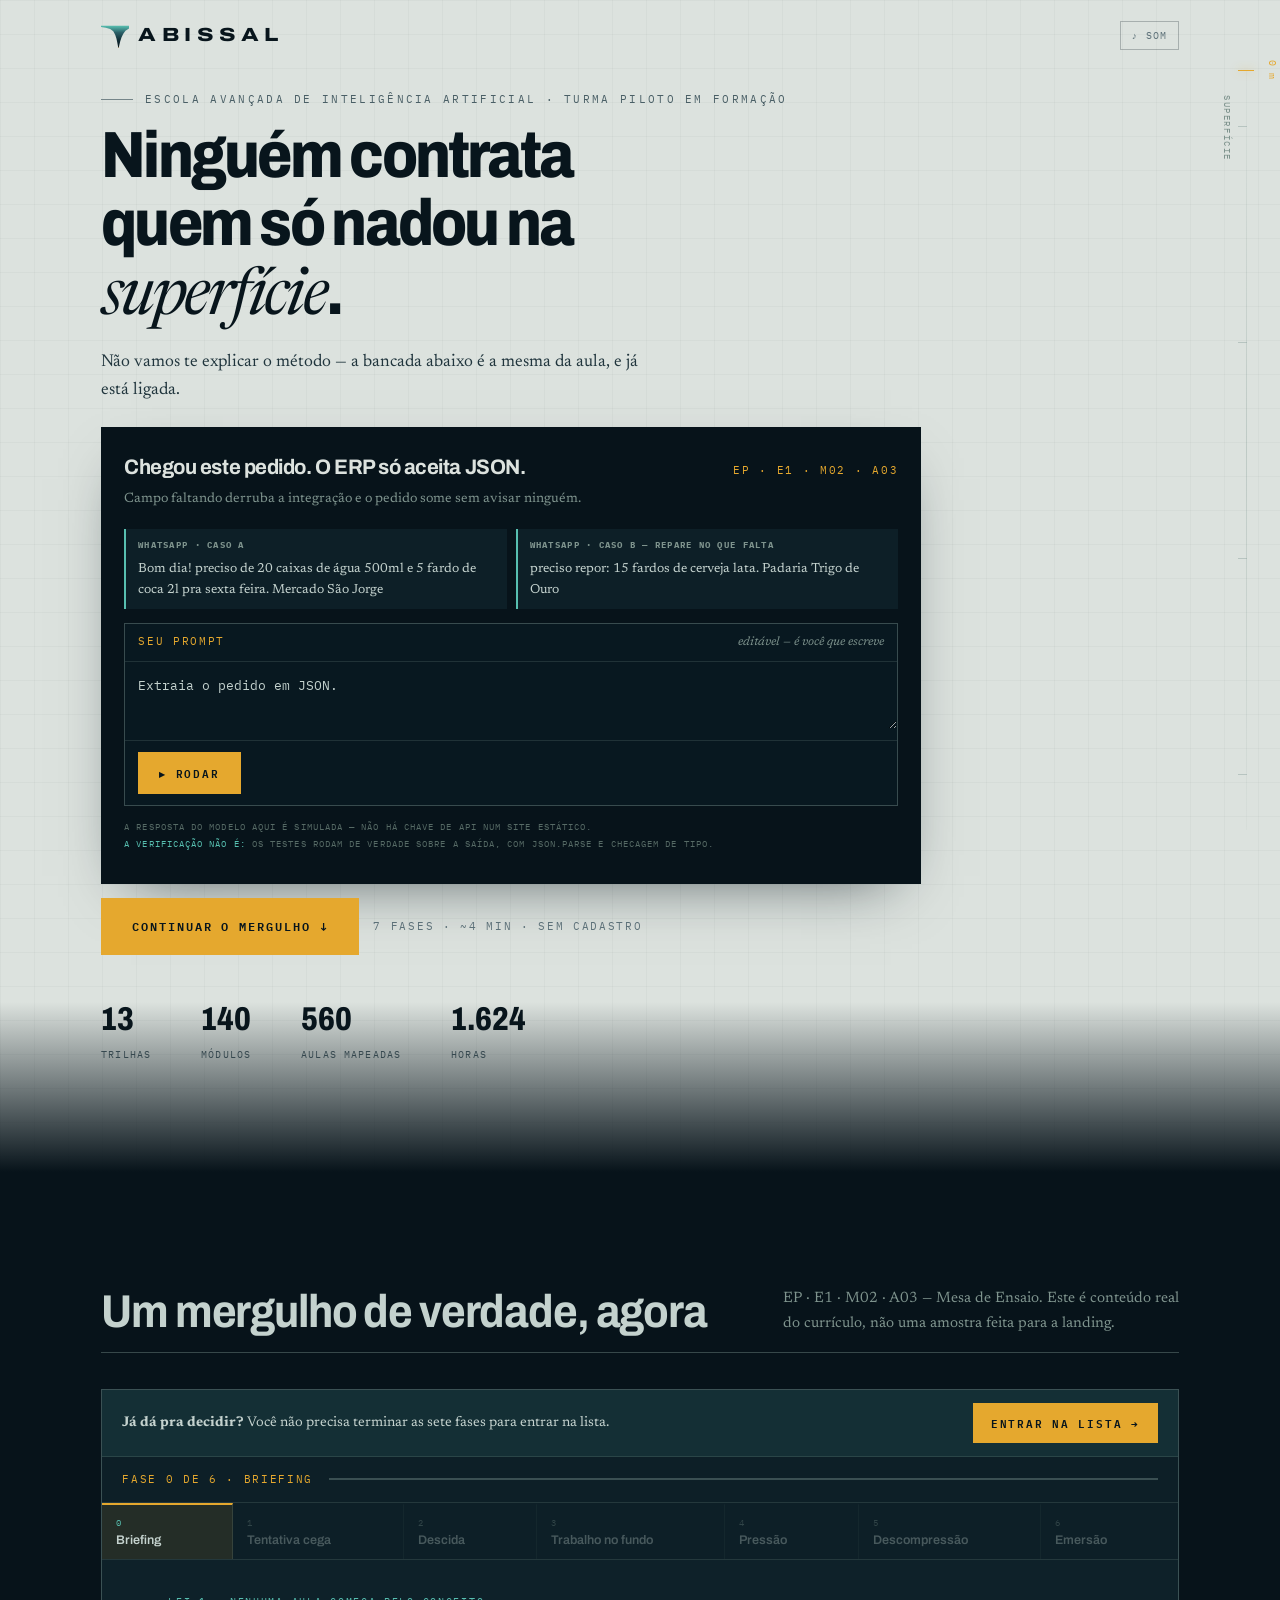
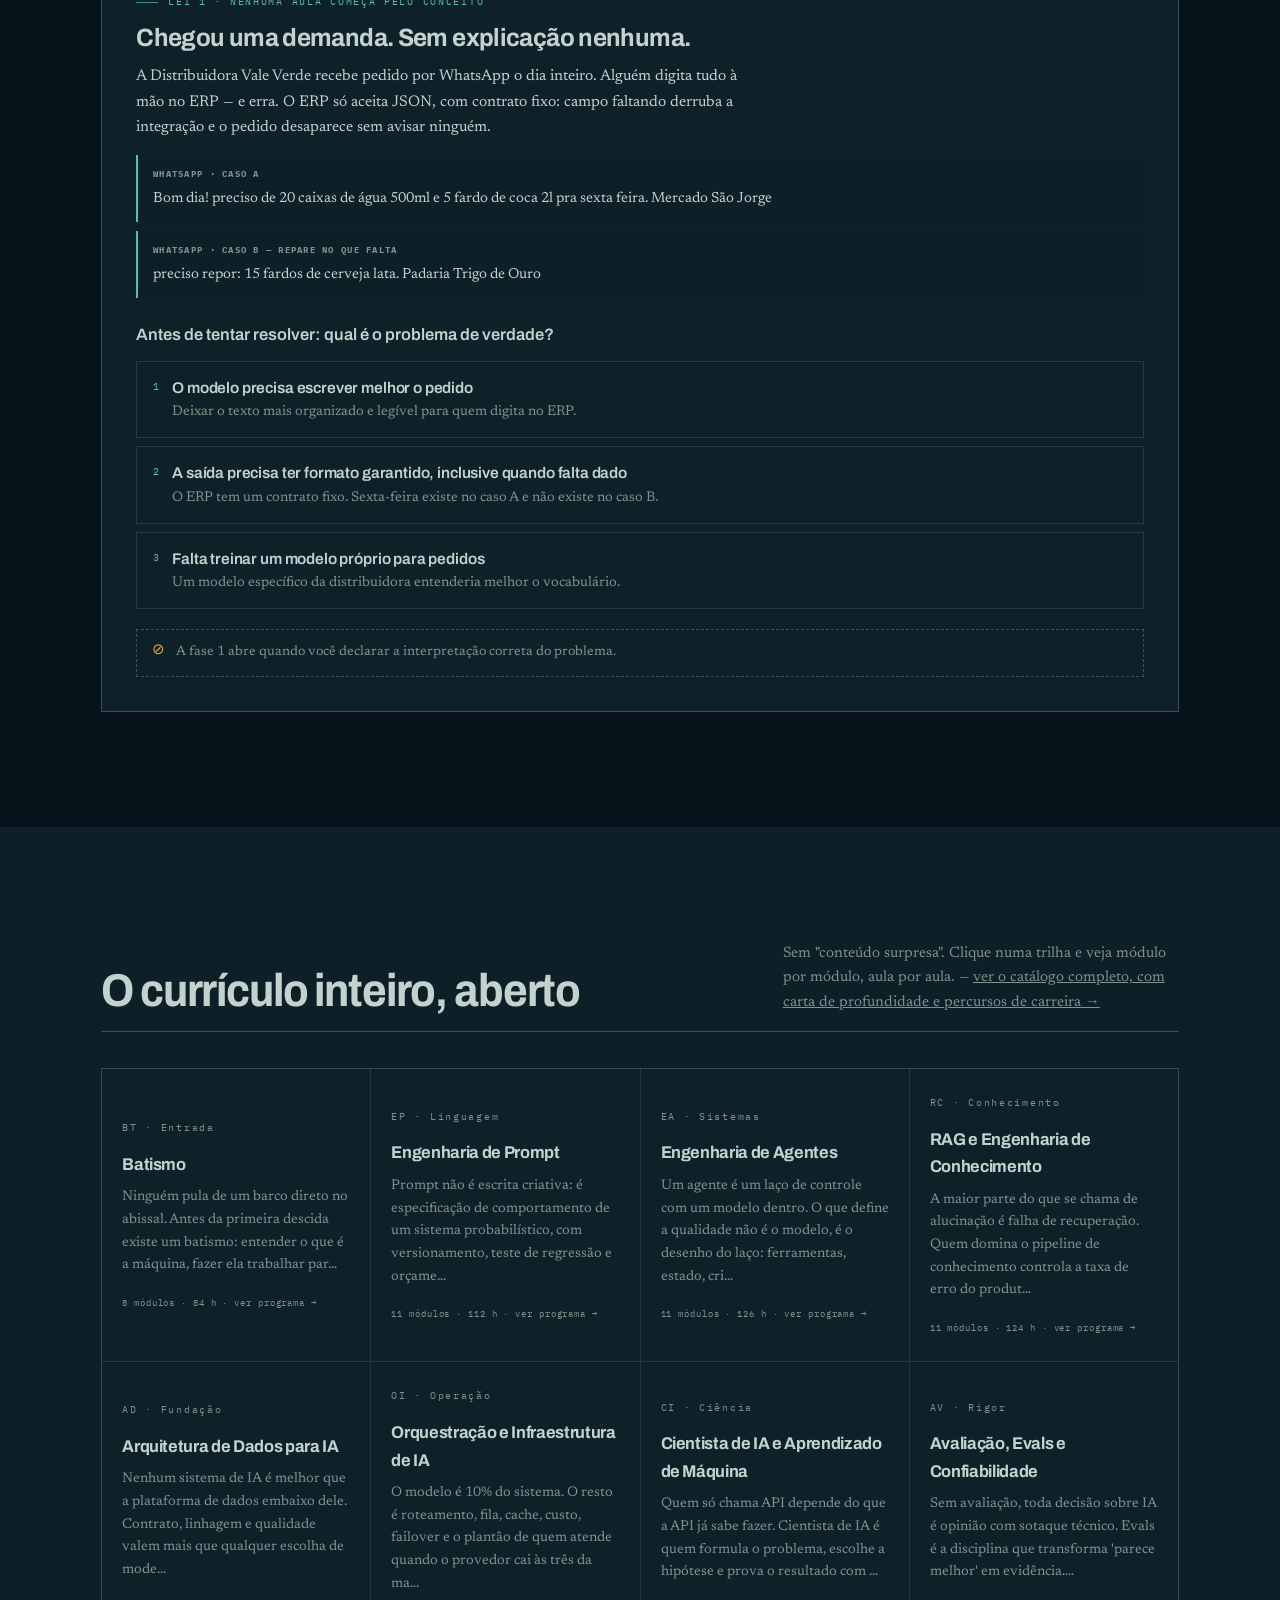
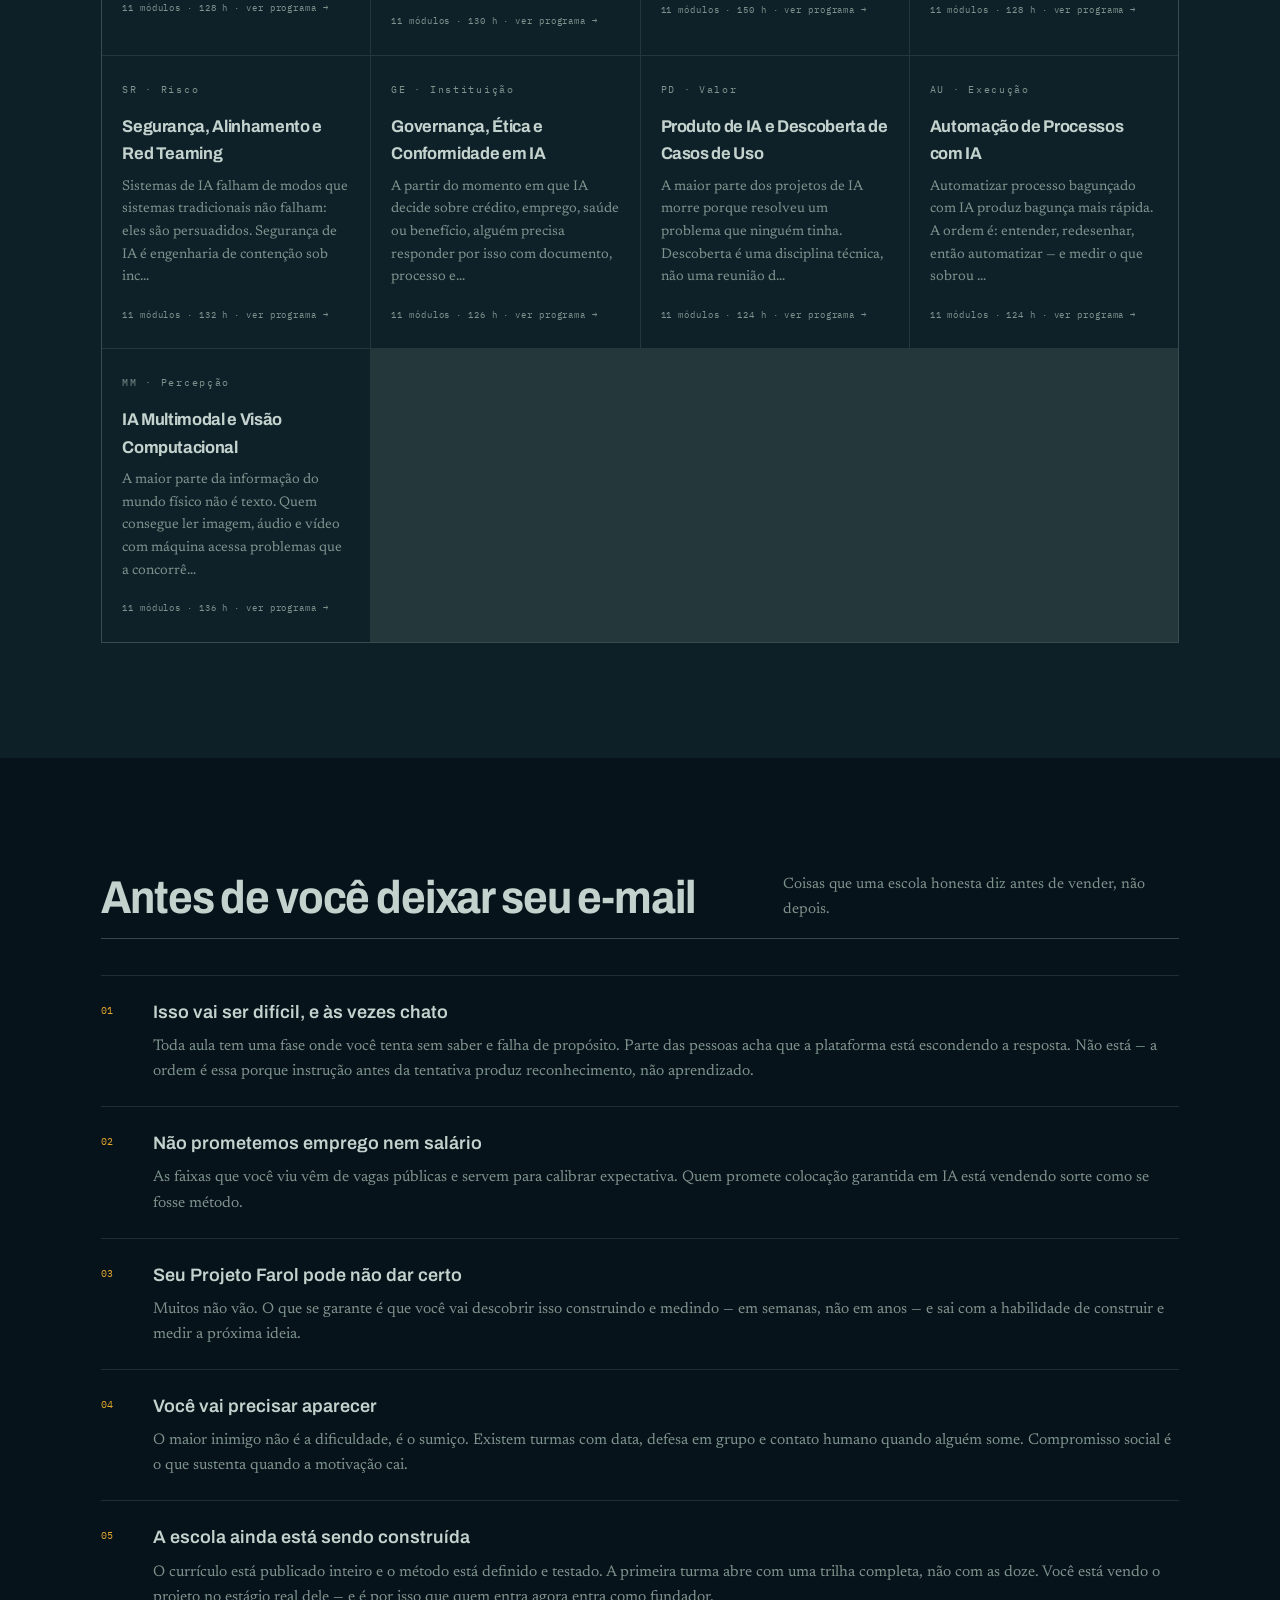
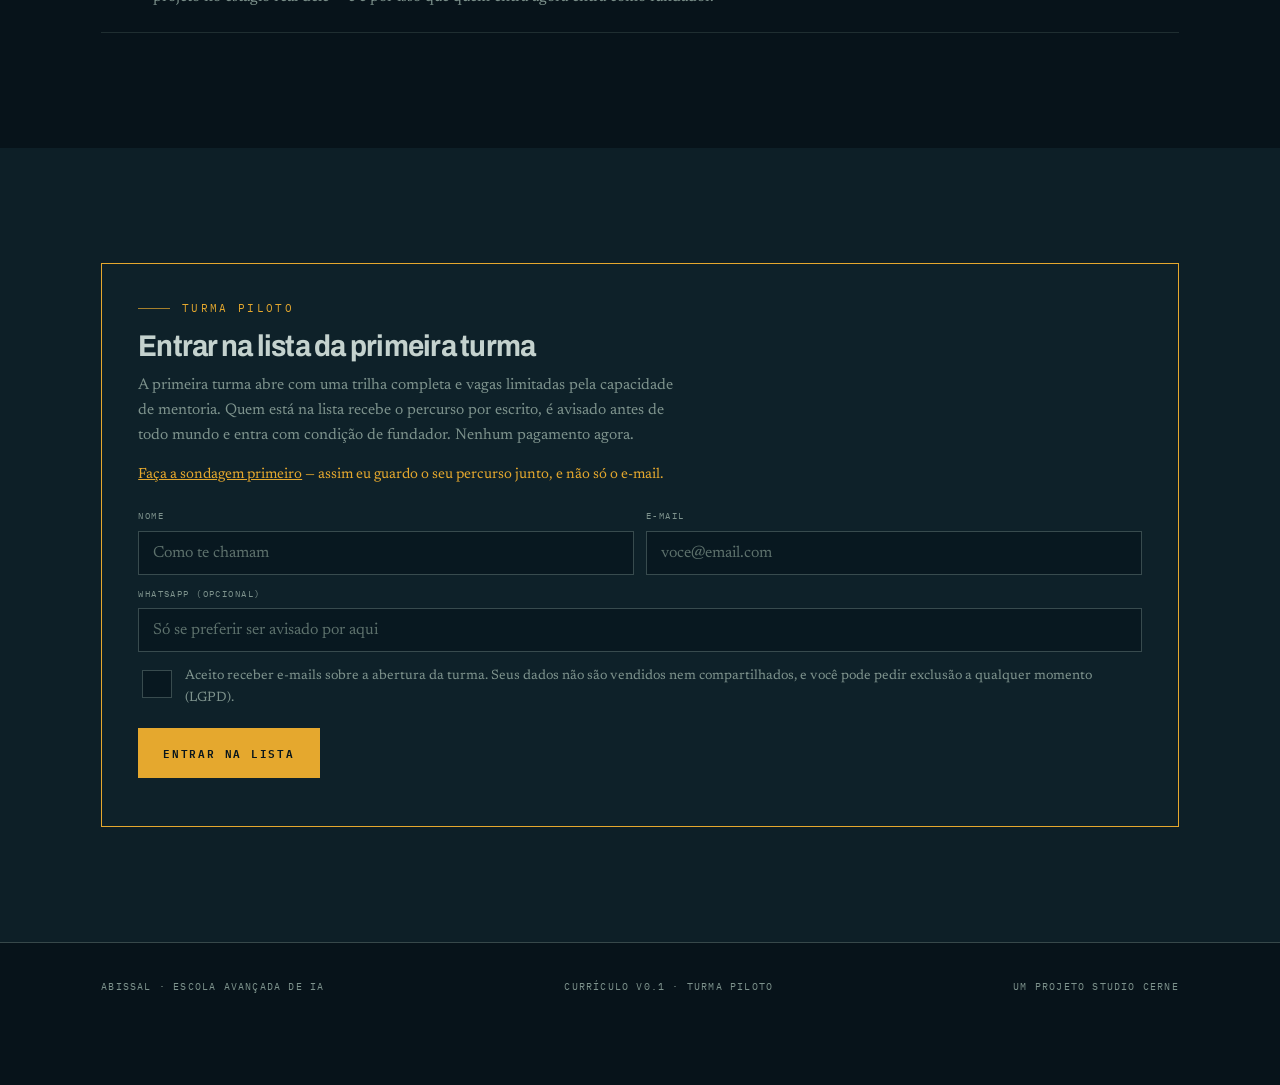
<file: site/index.html>
<!DOCTYPE html>
<html lang="pt-BR">
<head>
<meta charset="utf-8">
<meta name="viewport" content="width=device-width, initial-scale=1">
<title>ABISSAL — Escola Avançada de Inteligência Artificial</title>
<meta name="description" content="Escola de IA com método de imersão. Faça um mergulho real de 4 minutos antes de decidir qualquer coisa.">
<meta property="og:title" content="ABISSAL — Escola Avançada de IA">
<meta property="og:description" content="Ninguém contrata quem só nadou na superfície.">
<meta property="og:image" content="assets/logo/png/abissal-panoramica-dark-1920px.png">
<link rel="icon" href="assets/favicon/favicon.ico" sizes="any">
<link rel="icon" type="image/svg+xml" href="assets/favicon/favicon-dark.svg">
<link rel="icon" type="image/png" sizes="32x32" href="assets/favicon/favicon-32.png">
<link rel="apple-touch-icon" href="assets/favicon/apple-touch-icon.png">
<link rel="preconnect" href="https://fonts.googleapis.com">
<link rel="preconnect" href="https://fonts.gstatic.com" crossorigin>
<link href="https://fonts.googleapis.com/css2?family=Archivo:wdth,wght@75..125,400..800&family=Newsreader:ital,opsz,wght@0,6..72,300..600;1,6..72,300..500&family=IBM+Plex+Mono:wght@400;500;600&display=swap" rel="stylesheet">
<link rel="stylesheet" href="assets/css/style.css">
</head>
<body>
<canvas id="snow" aria-hidden="true"></canvas>

<div class="gauge" aria-hidden="true">
 <div class="line"></div>
 <div class="tick" style="top:14%"></div><div class="tick" style="top:38%"></div>
 <div class="tick" style="top:62%"></div><div class="tick" style="top:86%"></div>
 <div class="cur" id="gCur"></div><div class="val" id="gVal">0 m</div>
 <div class="zone" id="gZone">Superfície</div>
</div>

<div class="hud" id="hud"><div class="in">
 <span class="bm"><img src="assets/logo/svg/abissal-mark-dark.svg" alt="" aria-hidden="true">Abissal</span>
 <a class="lk" href="#mergulho">O mergulho</a>
 <a class="lk" href="#curriculo">Currículo</a>
 <a class="lk" href="curriculo.html">Catálogo completo</a>
 <span class="sp"></span>
 <a class="btn pri" href="#lista">Entrar na lista</a>
</div></div>

<!-- ============ SUPERFÍCIE: a tese, e um convite a fazer ============ -->
<div class="surface">
 <div class="gridbg" aria-hidden="true"></div>
 <div class="wrap">
  <div class="top">
   <span class="brand"><img src="assets/logo/svg/abissal-mark-light.svg" alt="" aria-hidden="true">Abissal</span>
   <button class="snd" id="snd" aria-pressed="false">♪ som</button>
  </div>
  <header class="hero">
   <div class="eyebrow" style="color:#4a5f66">Escola Avançada de Inteligência Artificial · turma piloto em formação</div>
   <h1 style="margin-top:14px">Ninguém contrata quem só nadou na <em>superfície</em>.</h1>
   <p class="lead">Não vamos te explicar o método — a bancada abaixo é a mesma da aula, e já está ligada.</p>

   <!-- COLD OPEN: o laboratório é a primeira coisa, não a explicação dele.
        Prompt fraco já preenchido de propósito — a primeira ação é um clique
        e a primeira consequência é uma falha visível (Lei 1). -->
   <div class="hero-lab">
    <div class="hl-h">
     <span class="hl-t">Chegou este pedido. O ERP só aceita JSON.</span>
     <span class="mono" style="color:var(--sulfur)">EP · E1 · M02 · A03</span>
    </div>
    <p class="hl-s">Campo faltando derruba a integração e o pedido some sem avisar ninguém.</p>
    <div id="heroLab"></div>
    <p class="hl-honesto">A resposta do modelo aqui é simulada — não há chave de API num site
    estático.<br><b>A verificação não é:</b> os testes rodam de verdade sobre a saída, com
    JSON.parse e checagem de tipo.</p>
   </div>

   <div class="hl-saida">
    <button class="btn pri grande" id="mgIniciar">Continuar o mergulho ↓</button>
    <span class="mono" style="color:#5c7078">7 fases · ~4 min · sem cadastro</span>
   </div>

   <!-- números calculados de data/curriculo.js em app.js: não editar à mão -->
   <div class="hnums" id="hnums">
    <div><b data-k="trilhas">0</b>trilhas</div><div><b data-k="modulos">0</b>módulos</div>
    <div><b data-k="aulas">0</b>aulas mapeadas</div><div><b data-k="horas">0</b>horas</div>
   </div>
  </header>
 </div>
</div>

<!-- ============ O MERGULHO — o corpo da página ============ -->
<section class="section" id="mergulho">
 <div class="wrap">
  <div class="sec-head">
   <h2>Um mergulho de verdade, agora</h2>
   <p>EP · E1 · M02 · A03 — Mesa de Ensaio. Este é conteúdo real do currículo, não uma amostra
   feita para a landing.</p>
  </div>

  <div class="mg">
   <!-- saída permanente: quem se convenceu na fase 3 não precisa terminar as 7 -->
   <div class="mg-saida" id="mgSaida" hidden>
    <span><b>Já dá pra decidir?</b> Você não precisa terminar as sete fases para entrar na lista.</span>
    <a class="btn pri" href="#lista">Entrar na lista →</a>
   </div>
   <div class="mg-topo">
    <span class="mono" id="mgStat">Fase 0 de 6 · Briefing</span>
    <div class="mg-barra"><i id="mgProg"></i></div>
   </div>
   <nav class="mg-nav" id="mgNav" aria-label="Fases do mergulho"></nav>
   <div class="mg-corpo" id="mgCorpo"></div>
  </div>
 </div>
</section>

<!-- ============ DIAGNÓSTICO — só abre no fim do mergulho ============ -->
<section class="section" id="diag" hidden>
 <div class="wrap">
  <div class="dbox" id="dbox">
   <div class="dmeta"><span id="dm1">Sondagem</span><span id="dm2">profundidade <b>0 m</b></span></div>
   <div id="dstep"></div>
  </div>
 </div>
</section>

<!-- ============ CURRÍCULO ============ -->
<section class="section rv" id="curriculo" style="background:var(--shelf)">
 <div class="wrap">
  <div class="sec-head">
   <h2>O currículo inteiro, aberto</h2>
   <p>Sem "conteúdo surpresa". Clique numa trilha e veja módulo por módulo, aula por aula. —
   <a href="curriculo.html">ver o catálogo completo, com carta de profundidade e percursos de carreira →</a></p>
  </div>
  <div class="tgrid" id="tgrid"></div>
 </div>
</section>

<!-- ============ VERDADES ============ -->
<section class="section rv">
 <div class="wrap">
  <div class="sec-head">
   <h2>Antes de você deixar seu e-mail</h2>
   <p>Coisas que uma escola honesta diz antes de vender, não depois.</p>
  </div>
  <div class="vlist" id="vlist"></div>
 </div>
</section>

<!-- ============ LISTA ============ -->
<section class="section rv" id="lista" style="background:var(--shelf)">
 <div class="wrap"><div id="formHolder"></div></div>
</section>

<footer><div class="wrap"><div class="foot">
 <span>Abissal · Escola Avançada de IA</span>
 <span>Currículo v0.1 · turma piloto</span>
 <span>Um projeto Studio Cerne</span>
</div></div></footer>

<div class="cta" id="cta">
 <span class="t">Seu percurso está montado<b id="ctaT">—</b></span>
 <a class="btn pri" href="#lista">Guardar</a>
</div>

<dialog id="dlg"><div class="dlg-h"><div id="dlgTitle"></div>
 <button class="mono" id="dlgX" style="color:var(--dim)">fechar ✕</button></div>
 <div class="dlg-b" id="dlgBody"></div></dialog>

<script src="data/curriculo.js"></script>
<script src="assets/js/app.js"></script>
<script src="assets/js/bancada.js"></script>
<script src="assets/js/mergulho.js"></script>
</body></html>
</file>
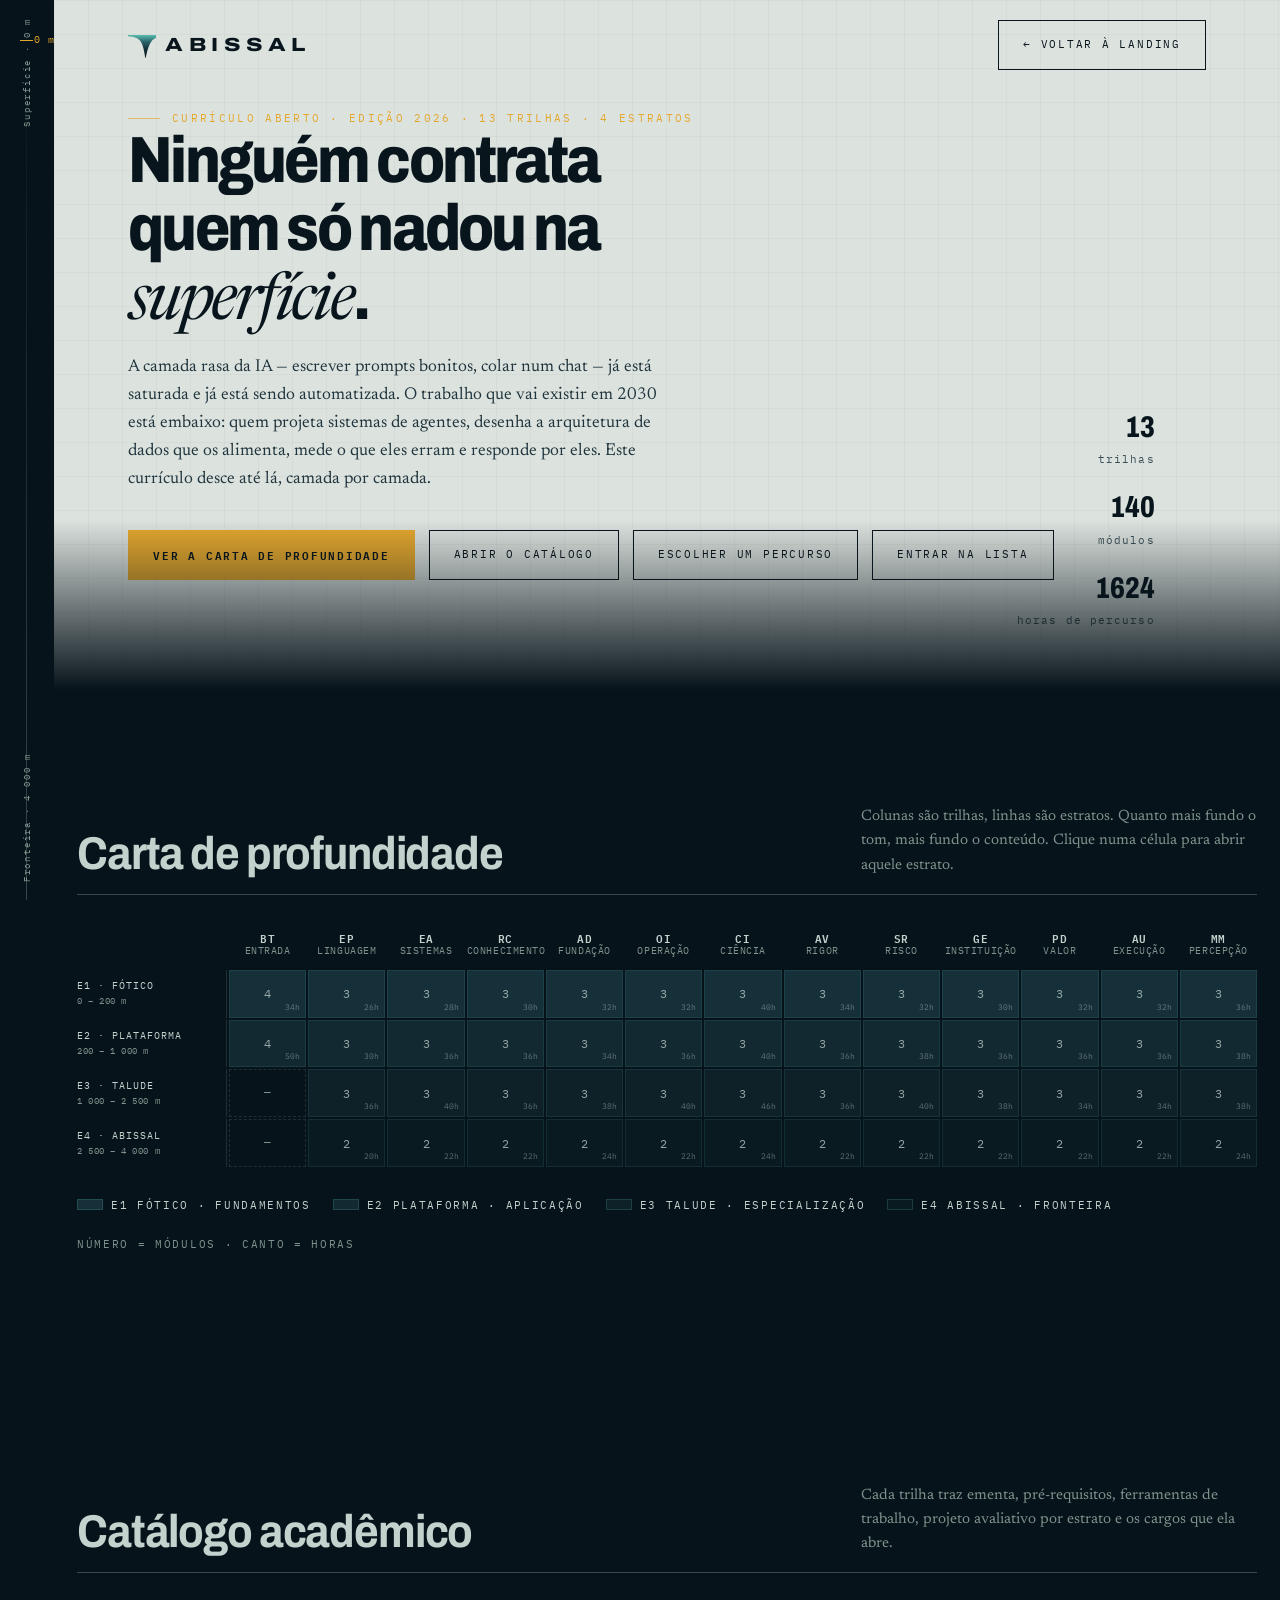
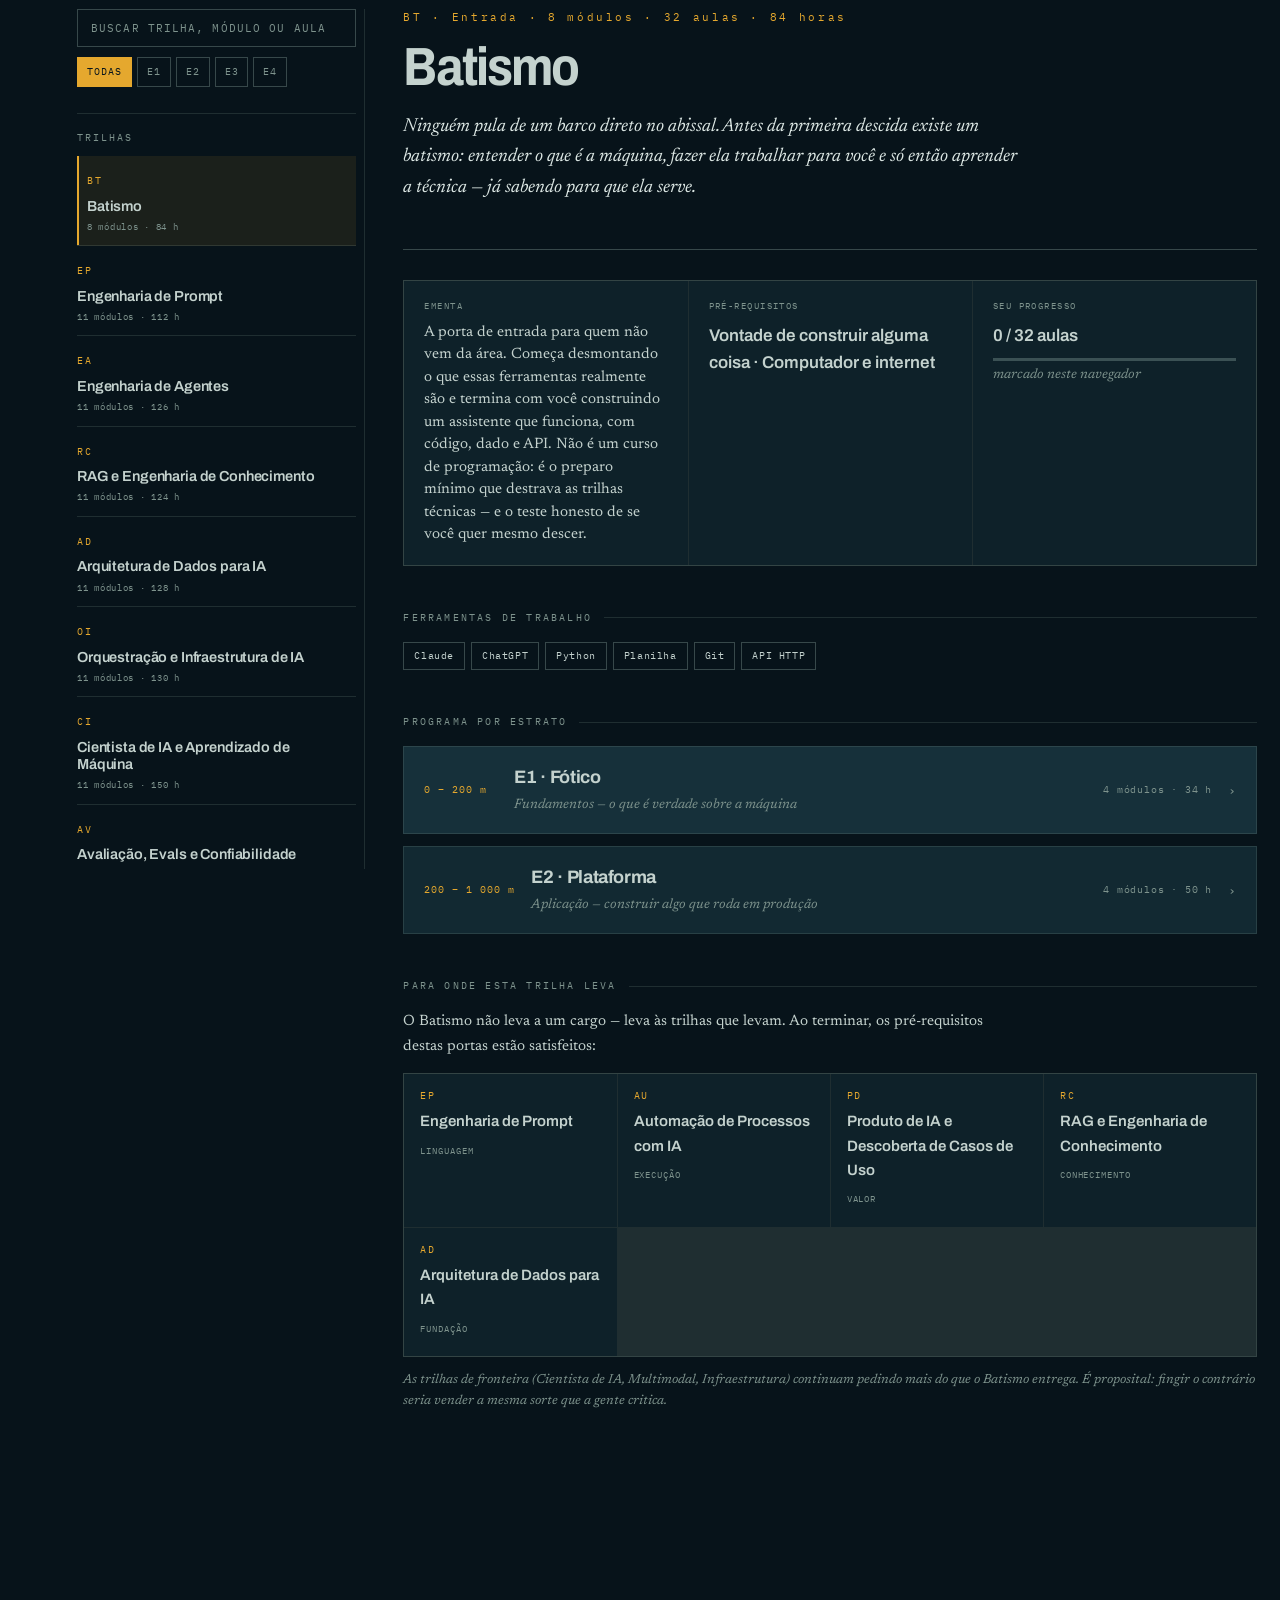
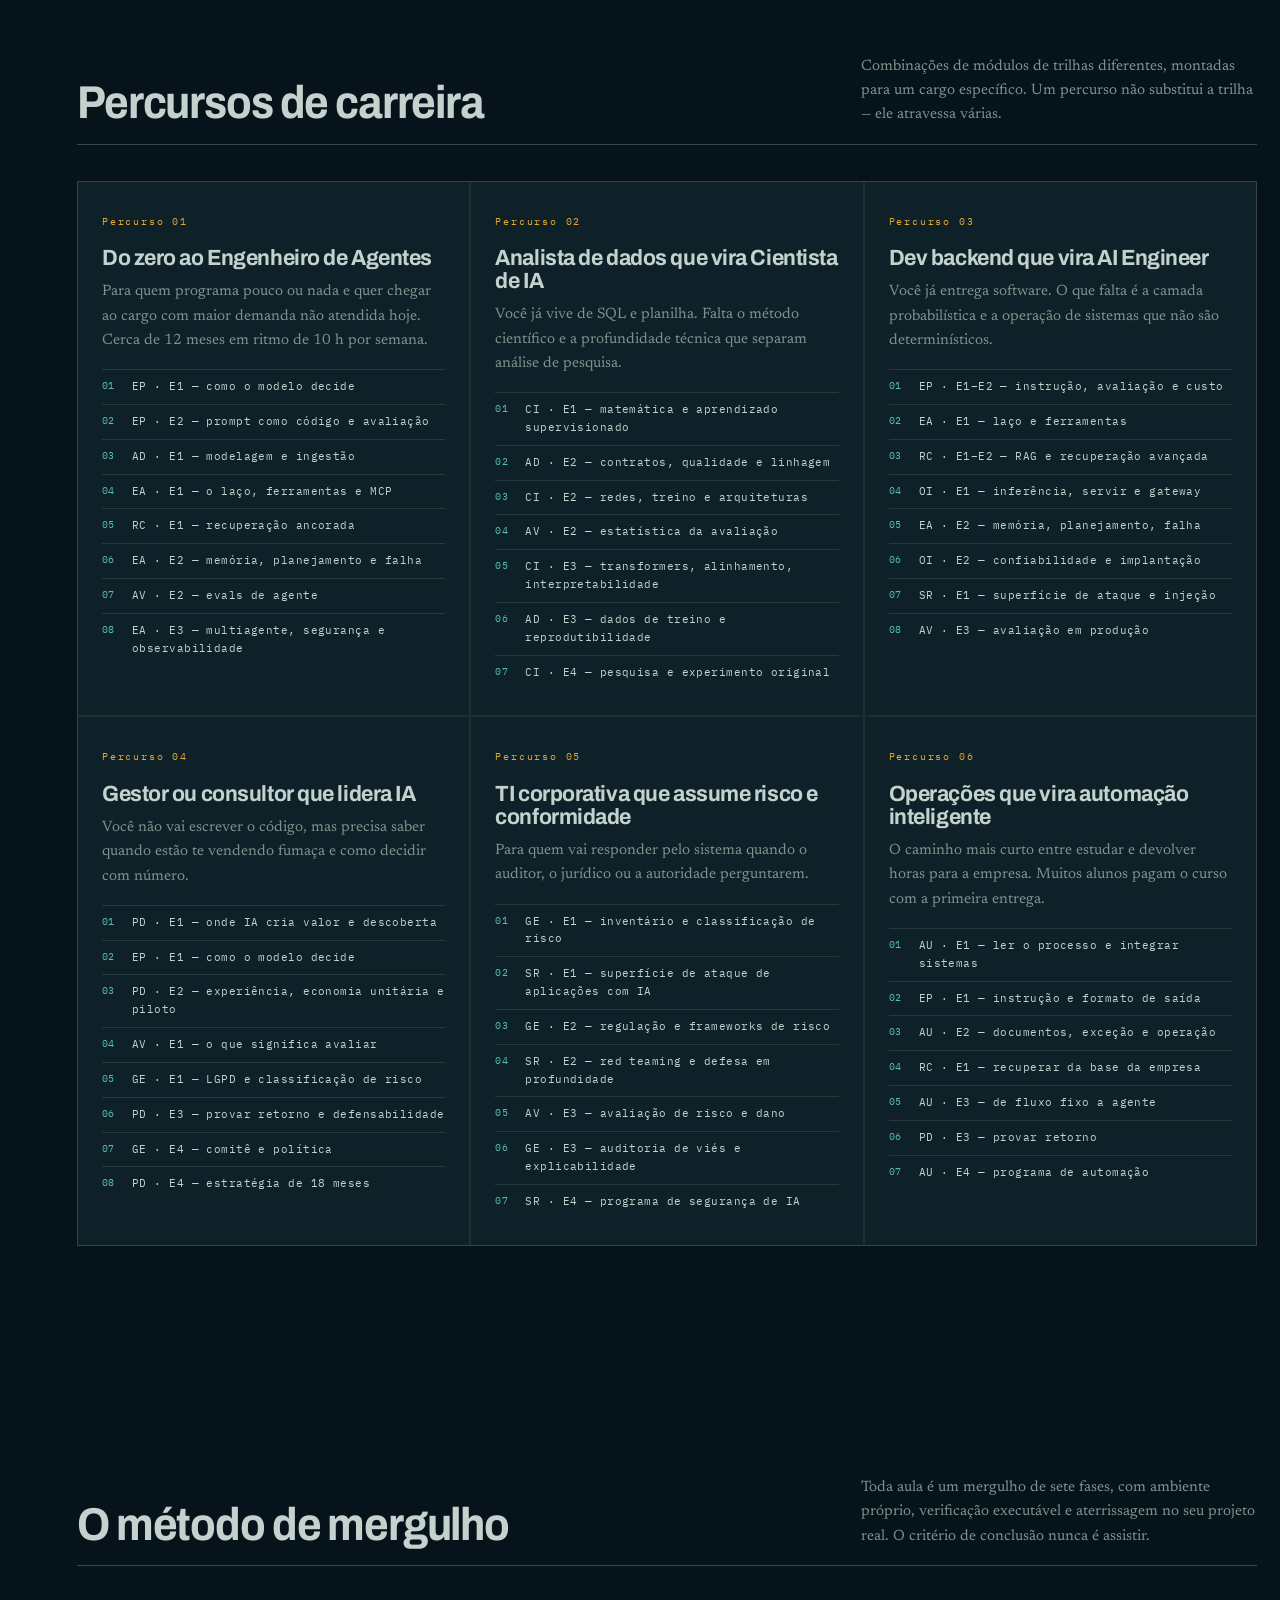
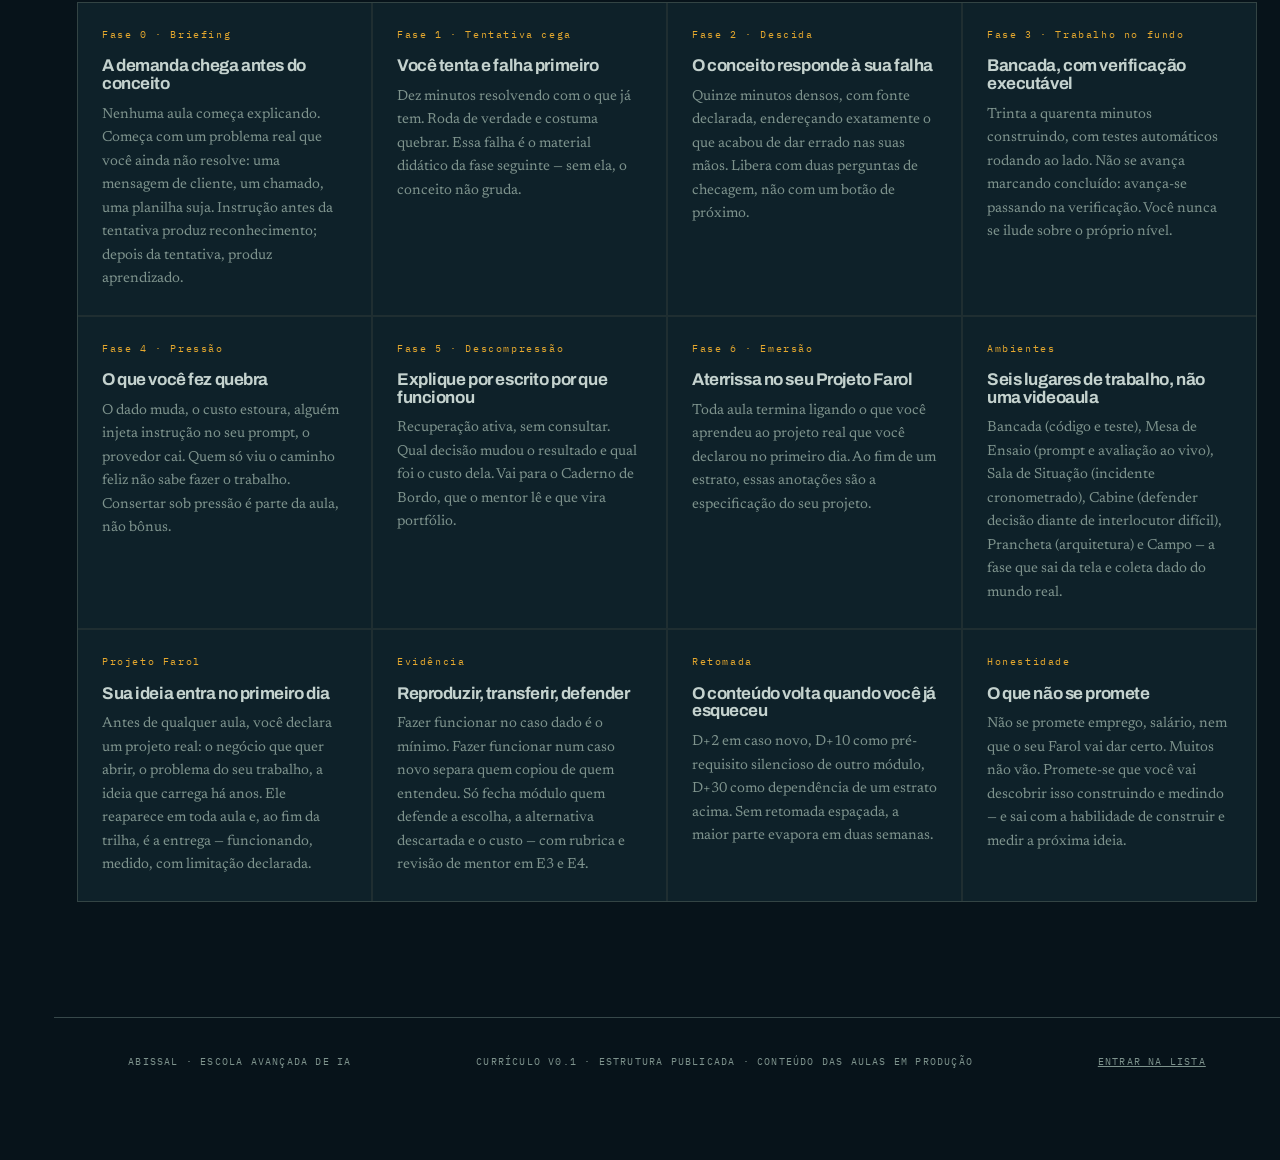
<file: site/curriculo.html>
<!DOCTYPE html>
<html lang="pt-BR">
<head>
<meta charset="utf-8">
<meta name="viewport" content="width=device-width, initial-scale=1">
<title>ABISSAL — Currículo completo</title>
<meta name="description" content="As 13 trilhas do currículo Abissal, módulo por módulo, aula por aula. Carta de profundidade, percursos de carreira e o método de mergulho.">
<meta property="og:title" content="ABISSAL — Currículo completo">
<meta property="og:description" content="Sem conteúdo surpresa. O currículo inteiro, aberto.">
<meta property="og:image" content="assets/logo/png/abissal-panoramica-dark-1920px.png">
<link rel="icon" href="assets/favicon/favicon.ico" sizes="any">
<link rel="icon" type="image/svg+xml" href="assets/favicon/favicon-dark.svg">
<link rel="icon" type="image/png" sizes="32x32" href="assets/favicon/favicon-32.png">
<link rel="apple-touch-icon" href="assets/favicon/apple-touch-icon.png">
<link rel="preconnect" href="https://fonts.googleapis.com">
<link rel="preconnect" href="https://fonts.gstatic.com" crossorigin>
<link href="https://fonts.googleapis.com/css2?family=Archivo:wdth,wght@75..125,400..800&family=Newsreader:ital,opsz,wght@0,6..72,300..600;1,6..72,300..500&family=IBM+Plex+Mono:wght@400;500;600&display=swap" rel="stylesheet">
<link rel="stylesheet" href="assets/css/style.css">
<link rel="stylesheet" href="assets/css/curriculo.css">
</head>
<body>
<div class="rail" aria-hidden="true">
  <span class="rail-tick">Superfície · 0 m</span>
  <span class="rail-tick">Fronteira · 4 000 m</span>
</div>
<div class="rail-cursor" id="railCursor" aria-hidden="true"></div>
<div class="rail-depth" id="railDepth" aria-hidden="true">0 m</div>

<!-- ============ SUPERFÍCIE ============ -->
<div class="surface">
  <div class="gridbg" aria-hidden="true"></div>
  <div class="wrap">
    <div class="top">
      <span class="brand"><img src="assets/logo/svg/abissal-mark-light.svg" alt="" aria-hidden="true">Abissal</span>
      <span class="mono"><a class="btn gh" href="index.html">← voltar à landing</a></span>
    </div>

    <header class="hero">
      <div class="eyebrow">Currículo aberto · edição 2026 · 13 trilhas · 4 estratos</div>
      <h1>Ninguém contrata quem só nadou na <em>superfície</em>.</h1>
      <p class="lead">A camada rasa da IA — escrever prompts bonitos, colar num chat — já está saturada
        e já está sendo automatizada. O trabalho que vai existir em 2030 está embaixo: quem projeta
        sistemas de agentes, desenha a arquitetura de dados que os alimenta, mede o que eles erram e
        responde por eles. Este currículo desce até lá, camada por camada.</p>
      <div class="hero-actions">
        <a class="btn pri" href="#carta">Ver a carta de profundidade</a>
        <a class="btn gh" href="#catalogo">Abrir o catálogo</a>
        <a class="btn gh" href="#rotas">Escolher um percurso</a>
        <a class="btn gh" href="index.html#lista">Entrar na lista</a>
      </div>
      <div class="hero-stats">
        <div><b id="sTrilhas">12</b> trilhas</div>
        <div><b id="sModulos">0</b> módulos</div>
        <div><b id="sHoras">0</b> horas de percurso</div>
      </div>
    </header>
  </div>
</div>

<!-- ============ CARTA BATIMÉTRICA ============ -->
<section class="section wrap" id="carta">
  <div class="sec-head">
    <h2>Carta de profundidade</h2>
    <p>Colunas são trilhas, linhas são estratos. Quanto mais fundo o tom, mais fundo o
      conteúdo. Clique numa célula para abrir aquele estrato.</p>
  </div>
  <div class="carta">
    <div class="carta-grid" id="cartaGrid"></div>
  </div>
  <div class="legend mono">
    <span><i class="sw" style="background:#16303A"></i>E1 fótico · fundamentos</span>
    <span><i class="sw" style="background:#122932"></i>E2 plataforma · aplicação</span>
    <span><i class="sw" style="background:#0E2129"></i>E3 talude · especialização</span>
    <span><i class="sw" style="background:#0A1A21"></i>E4 abissal · fronteira</span>
    <span style="color:var(--dim)">número = módulos · canto = horas</span>
  </div>
</section>

<!-- ============ CATÁLOGO ============ -->
<section class="section wrap" id="catalogo">
  <div class="sec-head">
    <h2>Catálogo acadêmico</h2>
    <p>Cada trilha traz ementa, pré-requisitos, ferramentas de trabalho, projeto avaliativo por
      estrato e os cargos que ela abre.</p>
  </div>
  <div class="catalog">
    <aside class="index">
      <input class="search" id="busca" type="search" placeholder="Buscar trilha, módulo ou aula" aria-label="Buscar no catálogo">
      <div class="filters" id="filtros">
        <button class="chip" data-f="all" aria-pressed="true">Todas</button>
        <button class="chip" data-f="1" aria-pressed="false">E1</button>
        <button class="chip" data-f="2" aria-pressed="false">E2</button>
        <button class="chip" data-f="3" aria-pressed="false">E3</button>
        <button class="chip" data-f="4" aria-pressed="false">E4</button>
      </div>
      <div class="idx-title">Trilhas</div>
      <nav id="indexNav"></nav>
    </aside>
    <div id="painel" class="panel"></div>
  </div>
</section>

<!-- ============ PERCURSOS ============ -->
<section class="section wrap" id="rotas">
  <div class="sec-head">
    <h2>Percursos de carreira</h2>
    <p>Combinações de módulos de trilhas diferentes, montadas para um cargo específico.
      Um percurso não substitui a trilha — ele atravessa várias.</p>
  </div>
  <div class="rotas" id="rotasGrid"></div>
</section>

<!-- ============ MÉTODO ============ -->
<section class="section wrap" id="metodo">
  <div class="sec-head">
    <h2>O método de mergulho</h2>
    <p>Toda aula é um mergulho de sete fases, com ambiente próprio, verificação executável e aterrissagem no seu projeto real. O critério de conclusão nunca é assistir.</p>
  </div>
  <div class="metodo" id="metodoGrid"></div>
</section>

<footer>
  <div class="wrap">
    <div class="foot">
      <span>Abissal · Escola Avançada de IA</span>
      <span>Currículo v0.1 · estrutura publicada · conteúdo das aulas em produção</span>
      <span><a href="index.html#lista">Entrar na lista</a></span>
    </div>
  </div>
</footer>

<script src="data/curriculo.js"></script>
<script src="assets/js/curriculo.js"></script>
</body></html>
</file>
<file: site/assets/css/style.css>
:root{
 --paper:#DCE2DE;--ink:#08151C;--abyss:#07131A;--card:#0E2129;--shelf:#0D1F27;--slope:#122A33;
 --txt:#C4D2CE;--dim:#7E938D;--hair:rgba(129,153,147,.2);--hair2:rgba(129,153,147,.4);
 --sulfur:#E5A82E;--hydro:#57BFB0;--alert:#D9614A;
 --disp:"Archivo",sans-serif;--body:"Newsreader",Georgia,serif;--mono:"IBM Plex Mono",monospace;
 --ease:cubic-bezier(.2,.7,.2,1);
}
*{box-sizing:border-box}
html{scroll-behavior:smooth}
body{margin:0;background:var(--abyss);color:var(--txt);font-family:var(--body);font-size:17px;line-height:1.62;-webkit-font-smoothing:antialiased;overflow-x:hidden}
h1,h2,h3,h4{font-family:var(--disp);margin:0;font-weight:700;letter-spacing:-.025em;font-variation-settings:"wdth" 100;line-height:1.05}
p{margin:0 0 1em}button{font:inherit;color:inherit;background:none;border:0;cursor:pointer}
a{color:inherit}::selection{background:var(--sulfur);color:var(--ink)}
:focus-visible{outline:2px solid var(--hydro);outline-offset:3px}
.wrap{max-width:1180px;margin:0 auto;padding:0 clamp(18px,4vw,52px)}
.mono{font-family:var(--mono);font-size:10.5px;letter-spacing:.16em;text-transform:uppercase}
.eyebrow{font-family:var(--mono);font-size:10.5px;letter-spacing:.22em;text-transform:uppercase;color:var(--sulfur);display:flex;align-items:center;gap:12px}
.eyebrow::before{content:"";width:32px;height:1px;background:currentColor;opacity:.7}
.section{padding:clamp(60px,9vw,120px) 0;position:relative}
.sec-head{border-bottom:1px solid var(--hair2);padding-bottom:16px;margin-bottom:36px;display:flex;justify-content:space-between;align-items:flex-end;gap:22px;flex-wrap:wrap}
.sec-head h2{font-size:clamp(27px,3.8vw,46px);font-variation-settings:"wdth" 90}
.sec-head p{margin:0;max-width:44ch;color:var(--dim);font-size:15px}
.btn{font-family:var(--mono);font-size:11px;letter-spacing:.16em;text-transform:uppercase;padding:15px 24px;border:1px solid currentColor;display:inline-block;text-decoration:none;transition:.18s var(--ease)}
.btn.pri{background:var(--sulfur);border-color:var(--sulfur);color:var(--ink);font-weight:600}
.btn.pri:hover{background:#f4bf51;transform:translateY(-1px)}
.btn.gh:hover{color:var(--sulfur);transform:translateY(-1px)}
.btn[disabled]{opacity:.4;cursor:not-allowed;transform:none}

/* ---- canvas de neve marinha ---- */
#snow{position:fixed;inset:0;z-index:0;pointer-events:none;opacity:.5}
.section,.surface,footer{position:relative;z-index:1}

/* ---- medidor de profundidade ---- */
.gauge{position:fixed;right:0;top:0;bottom:0;width:66px;z-index:40;pointer-events:none;display:flex;flex-direction:column;align-items:center;justify-content:center}
.gauge .line{position:absolute;right:33px;top:70px;bottom:70px;width:1px;background:linear-gradient(180deg,rgba(129,153,147,.05),rgba(129,153,147,.32),rgba(129,153,147,.05))}
.gauge .tick{position:absolute;right:33px;width:9px;height:1px;background:var(--hair2)}
.gauge .cur{position:absolute;right:26px;width:16px;height:1px;background:var(--sulfur);transition:top .12s linear;box-shadow:0 0 8px rgba(229,168,46,.7)}
.gauge .val{position:absolute;right:0;font-family:var(--mono);font-size:10px;color:var(--sulfur);transform:translateY(-50%);transition:top .12s linear;letter-spacing:.06em;writing-mode:vertical-rl}
.gauge .zone{position:absolute;right:46px;font-family:var(--mono);font-size:8.5px;color:var(--dim);letter-spacing:.18em;text-transform:uppercase;writing-mode:vertical-rl;transform:translateY(-50%);transition:top .3s var(--ease),opacity .3s}

/* ---- barra fixa ---- */
.hud{position:fixed;top:0;left:0;right:0;z-index:50;background:rgba(7,19,26,.9);backdrop-filter:blur(10px);border-bottom:1px solid var(--hair);transform:translateY(-100%);transition:transform .3s var(--ease)}
.hud.on{transform:none}
.hud .in{display:flex;align-items:center;gap:16px;padding:11px clamp(18px,4vw,52px);max-width:1180px;margin:0 auto}
.hud .bm{display:inline-flex;align-items:center;gap:.55em;font-family:var(--disp);font-weight:800;font-variation-settings:"wdth" 125;font-size:13px;letter-spacing:.28em;text-transform:uppercase}
.hud .bm img{height:1.6em;width:auto;display:block}
.hud .sp{flex:1}
.hud .lk{font-family:var(--mono);font-size:10px;letter-spacing:.14em;text-transform:uppercase;color:var(--dim);text-decoration:none}
.hud .lk:hover{color:var(--txt)}
.hud .btn{padding:9px 15px;font-size:9.5px}
@media(max-width:720px){.hud .lk{display:none}}

/* ---- hero ---- */
.surface{background:var(--paper);color:var(--ink);overflow:hidden}
.gridbg{position:absolute;inset:0;opacity:.42;background-image:linear-gradient(rgba(8,21,28,.07) 1px,transparent 1px),linear-gradient(90deg,rgba(8,21,28,.07) 1px,transparent 1px);background-size:34px 34px}
.surface::after{content:"";position:absolute;left:0;right:0;bottom:0;height:170px;background:linear-gradient(180deg,transparent,var(--abyss));pointer-events:none}
.top{position:relative;display:flex;justify-content:space-between;align-items:center;gap:16px;padding:20px 0;flex-wrap:wrap}
.brand{display:inline-flex;align-items:center;gap:.5em;font-family:var(--disp);font-weight:800;font-variation-settings:"wdth" 125;font-size:19px;letter-spacing:.3em;text-transform:uppercase}
.brand img{height:1.35em;width:auto;display:block}
.snd{font-family:var(--mono);font-size:9.5px;letter-spacing:.14em;text-transform:uppercase;color:#5c7078;border:1px solid rgba(8,21,28,.25);padding:6px 10px;transition:.15s}
.snd:hover{border-color:var(--ink);color:var(--ink)}
.snd[aria-pressed="true"]{background:var(--ink);color:var(--paper);border-color:var(--ink)}
.hero{position:relative;padding:clamp(12px,2.2vh,30px) 0 110px}
.hero h1{font-size:clamp(32px,5.1vw,66px);font-weight:800;font-variation-settings:"wdth" 86;letter-spacing:-.042em;max-width:17ch}
.hero h1 em{font-family:var(--body);font-style:italic;font-weight:400}
.hero .lead{font-size:clamp(16px,1.35vw,18.5px);max-width:56ch;margin-top:16px;color:#20353d}
.hnums{display:flex;gap:clamp(18px,4vw,50px);margin-top:38px;flex-wrap:wrap}
.hnums div{font-family:var(--mono);font-size:9.5px;letter-spacing:.12em;color:#4a5f66;text-transform:uppercase}
.hnums b{display:block;font-family:var(--disp);font-size:clamp(23px,3vw,33px);font-weight:800;font-variation-settings:"wdth" 78;color:var(--ink);letter-spacing:0}
/* pergunta no hero */
.hq{margin-top:44px;border-top:1px solid rgba(8,21,28,.22);padding-top:26px;max-width:760px}
.hq .lb{font-family:var(--mono);font-size:10px;letter-spacing:.2em;text-transform:uppercase;color:#4a5f66;margin-bottom:14px}
.hq .qq{font-family:var(--disp);font-size:clamp(20px,2.5vw,27px);font-weight:700;font-variation-settings:"wdth" 94;letter-spacing:-.025em;margin-bottom:18px}
.hopts{display:flex;flex-wrap:wrap;gap:8px}
.hopt{border:1px solid rgba(8,21,28,.3);padding:11px 16px;font-family:var(--disp);font-size:15px;font-weight:600;font-variation-settings:"wdth" 100;transition:.16s var(--ease);display:flex;align-items:center;gap:9px}
.hopt .kb{font-family:var(--mono);font-size:9px;opacity:.5}
.hopt:hover{background:var(--ink);color:var(--paper);border-color:var(--ink);transform:translateY(-2px)}
.hscroll{margin-top:26px;font-family:var(--mono);font-size:10px;letter-spacing:.16em;text-transform:uppercase;color:#5c7078;display:flex;align-items:center;gap:10px}
.hscroll i{display:block;width:1px;height:22px;background:#5c7078;animation:drop 2.2s infinite var(--ease)}
@keyframes drop{0%{transform:scaleY(.2);transform-origin:top;opacity:.3}50%{transform:scaleY(1);opacity:1}100%{transform:scaleY(.2);transform-origin:bottom;opacity:.3}}

/* ---- revelação ao rolar ---- */
.rv{opacity:0;transform:translateY(22px);transition:opacity .6s var(--ease),transform .6s var(--ease)}
.rv.in{opacity:1;transform:none}

/* ---- diagnóstico ---- */
#diag{background:linear-gradient(180deg,var(--abyss),#0B1D25 50%,var(--abyss))}
.dbox{border:1px solid var(--hair2);background:var(--card);padding:clamp(22px,3.6vw,46px);max-width:880px;margin:0 auto;position:relative;overflow:hidden}
.dbox::before{content:"";position:absolute;top:0;left:0;height:2px;background:var(--sulfur);width:var(--p,0%);transition:width .45s var(--ease)}
.dmeta{display:flex;justify-content:space-between;font-family:var(--mono);font-size:9.5px;letter-spacing:.16em;text-transform:uppercase;color:var(--dim);margin-bottom:24px}
.dmeta b{color:var(--sulfur)}
.dstep{animation:fade .4s var(--ease) both}
@keyframes fade{from{opacity:0;transform:translateY(14px)}to{opacity:1;transform:none}}
.dstep .q{font-family:var(--disp);font-size:clamp(22px,2.9vw,32px);font-weight:700;font-variation-settings:"wdth" 92;letter-spacing:-.028em;margin:6px 0 8px}
.dstep .hint{color:var(--dim);font-size:14.5px;margin-bottom:24px;max-width:56ch}
.opts{display:grid;gap:8px}
.opt{text-align:left;border:1px solid var(--hair);padding:15px 17px;transition:.16s var(--ease);display:flex;gap:14px;align-items:flex-start;animation:fade .4s var(--ease) both}
.opt:hover{border-color:var(--sulfur);background:rgba(229,168,46,.07);transform:translateX(4px)}
.opt.sel{border-color:var(--sulfur);background:rgba(229,168,46,.11)}
.opt .kb{font-family:var(--mono);font-size:10px;color:var(--hydro);padding-top:4px;min-width:14px}
.opt b{font-family:var(--disp);font-size:16.5px;font-weight:600;font-variation-settings:"wdth" 100;display:block;letter-spacing:-.012em}
.opt span{font-size:14px;color:var(--dim);display:block;margin-top:3px}
textarea,input{width:100%;background:#081820;border:1px solid var(--hair2);color:var(--txt);font-family:var(--body);font-size:16px;padding:13px 14px;transition:border-color .15s}
textarea:focus,input:focus{border-color:var(--hydro)}
textarea{min-height:120px;resize:vertical;line-height:1.55}
input::placeholder,textarea::placeholder{color:#5d716c}
.dnav{display:flex;justify-content:space-between;gap:12px;margin-top:24px;align-items:center;flex-wrap:wrap}
.dback{font-family:var(--mono);font-size:10px;letter-spacing:.14em;color:var(--dim);text-transform:uppercase}
.dback:hover{color:var(--txt)}
.kbtip{font-family:var(--mono);font-size:9px;letter-spacing:.12em;color:#566a65;text-transform:uppercase}

/* sondagem */
.sonda{font-family:var(--mono);font-size:12.5px;line-height:2.1;color:var(--dim);min-height:150px}
.sonda div{opacity:0;animation:tin .35s var(--ease) forwards}
.sonda b{color:var(--hydro)}
@keyframes tin{from{opacity:0;transform:translateX(-8px)}to{opacity:1;transform:none}}
.pulse{display:inline-block;width:6px;height:6px;background:var(--sulfur);border-radius:50%;margin-right:9px;animation:pl 1.1s infinite}
@keyframes pl{0%,100%{opacity:.25}50%{opacity:1}}

/* resultado */
.res-h{border-left:2px solid var(--sulfur);padding-left:20px;margin-bottom:28px}
.res-h .k{font-family:var(--mono);font-size:10px;letter-spacing:.2em;color:var(--sulfur);text-transform:uppercase}
.res-h h3{font-size:clamp(25px,3.6vw,40px);margin:10px 0 8px;font-variation-settings:"wdth" 88}
.res-h p{margin:0;color:var(--dim);font-size:15.5px}
.stg{animation:fade .5s var(--ease) both}
.grid2{display:grid;grid-template-columns:repeat(auto-fit,minmax(240px,1fr));gap:1px;background:var(--hair);border:1px solid var(--hair);margin-bottom:22px}
.grid2>div{background:var(--card);padding:18px 20px}
.grid2 dt{font-family:var(--mono);font-size:9px;letter-spacing:.16em;color:var(--dim);text-transform:uppercase;margin-bottom:8px}
.grid2 dd{margin:0;font-family:var(--disp);font-size:17px;font-weight:600;font-variation-settings:"wdth" 100}
.grid2 dd small{display:block;font-family:var(--body);font-size:13.5px;font-weight:400;color:var(--dim);margin-top:4px;font-style:italic}
.mlist{border:1px solid var(--hair);margin-bottom:22px}
.mrow{display:flex;gap:14px;padding:15px 18px;border-bottom:1px solid var(--hair);align-items:baseline}
.mrow:last-child{border-bottom:0}
.mrow .n{font-family:var(--mono);font-size:10px;color:var(--hydro);min-width:52px;letter-spacing:.08em}
.mrow b{font-family:var(--disp);font-size:16px;font-weight:600;font-variation-settings:"wdth" 100;display:block;letter-spacing:-.01em}
.mrow span{font-size:14px;color:var(--dim);display:block;margin-top:3px}
.mrow .h{font-family:var(--mono);font-size:10px;color:var(--dim);margin-left:auto;white-space:nowrap}
.nota{border-left:2px solid var(--sulfur);background:rgba(229,168,46,.06);padding:15px 18px;font-size:15px;margin-bottom:22px}
.nota b{font-family:var(--disp);display:block;margin-bottom:6px;font-variation-settings:"wdth" 100}
.aviso{border-left-color:var(--alert);background:rgba(217,97,74,.07)}
.cargos{display:grid;grid-template-columns:repeat(auto-fit,minmax(212px,1fr));gap:1px;background:var(--hair);border:1px solid var(--hair)}
.cargo{background:var(--card);padding:16px 18px}
.cargo b{font-family:var(--disp);font-size:15px;font-weight:600;font-variation-settings:"wdth" 100;display:block}
.cargo .fx{font-family:var(--mono);font-size:12px;color:var(--sulfur);display:block;margin:7px 0 5px}
.cargo p{font-size:13.5px;color:var(--dim);margin:0}

/* ---- chamada do hero ---- */
.hcta{margin-top:40px;border-top:1px solid rgba(8,21,28,.22);padding-top:28px;max-width:640px}
.hcta-t{font-family:var(--disp);font-size:clamp(19px,2.3vw,25px);font-weight:700;font-variation-settings:"wdth" 94;letter-spacing:-.025em;color:var(--ink);margin-bottom:10px}
.hcta-d{font-size:15.5px;color:#31474f;margin-bottom:22px;max-width:56ch}
.btn.grande{padding:18px 30px;font-size:12px}

/* ---- o mergulho ---- */
.mg{border:1px solid var(--hair2);background:var(--card)}
.mg-topo{display:flex;align-items:center;gap:16px;padding:14px 20px;background:var(--shelf);border-bottom:1px solid var(--hair);flex-wrap:wrap}
.mg-topo .mono{color:var(--sulfur);white-space:nowrap}
.mg-barra{flex:1;min-width:120px;height:2px;background:var(--hair2);position:relative}
.mg-barra i{position:absolute;inset:0 auto 0 0;width:0;background:var(--sulfur);transition:width .45s var(--ease)}

.mg-nav{display:flex;overflow-x:auto;border-bottom:1px solid var(--hair);background:var(--shelf);scrollbar-width:thin}
.mg-nav::-webkit-scrollbar{height:4px}
.mg-nav::-webkit-scrollbar-thumb{background:var(--hair2)}
.mg-passo{flex:1 0 auto;min-width:96px;text-align:left;padding:11px 14px;border-right:1px solid var(--hair);border-top:2px solid transparent;transition:.15s var(--ease)}
.mg-passo:last-child{border-right:0}
.mg-passo .p-n{font-family:var(--mono);font-size:9px;color:var(--hydro);letter-spacing:.14em;display:block}
.mg-passo .p-t{font-family:var(--disp);font-size:12.5px;font-weight:600;font-variation-settings:"wdth" 100;display:block;margin-top:3px;line-height:1.2}
.mg-passo.livre:hover{background:rgba(87,191,176,.07)}
.mg-passo.atual{border-top-color:var(--sulfur);background:rgba(229,168,46,.1)}
.mg-passo.bloq{opacity:.32;cursor:not-allowed}
.mg-passo.bloq .p-n{color:var(--dim)}

.mg-corpo{padding:clamp(20px,3vw,34px)}
.mg-lei{font-family:var(--mono);font-size:9.5px;letter-spacing:.18em;text-transform:uppercase;color:var(--hydro);margin-bottom:14px;display:flex;align-items:center;gap:10px}
.mg-lei::before{content:"";width:22px;height:1px;background:currentColor;opacity:.7;flex:none}
.mg-t{font-size:clamp(19px,2.5vw,25px);font-variation-settings:"wdth" 96;margin-bottom:12px;line-height:1.15}
.mg-t em{font-family:var(--body);font-style:italic;font-weight:400}
.mg-corpo>p{font-size:15.5px;max-width:68ch}
.mg-pergunta{font-family:var(--disp);font-size:16.5px;font-weight:600;font-variation-settings:"wdth" 100;margin:24px 0 12px;color:var(--txt)}
.mg-obs{font-size:14px;color:var(--dim);font-style:italic;max-width:66ch;margin-top:14px}
.mg-conceito{border-left:2px solid var(--hydro);padding:4px 0 4px 18px;margin:18px 0}
.mg-conceito p{font-size:15px;margin-bottom:.75em}
.mg-conceito b{font-family:var(--disp);color:var(--hydro)}
.mg-res{margin:18px 0}

/* mensagem de whatsapp */
.zap{background:var(--shelf);border-left:2px solid var(--hydro);padding:12px 15px;margin-bottom:9px;font-size:14.5px}
.zap b{font-family:var(--mono);font-size:9px;letter-spacing:.14em;color:var(--dim);display:block;margin-bottom:5px;text-transform:uppercase}
.zap.ataque{border-left-color:var(--alert);background:rgba(217,97,74,.07)}
.zap.ataque b{color:var(--alert)}

/* escolhas */
.pick{text-align:left;width:100%;border:1px solid var(--hair);padding:14px 16px;margin-bottom:8px;transition:.16s var(--ease);font-size:14.5px;line-height:1.5;display:flex;gap:13px;align-items:flex-start}
.pick:hover{border-color:var(--sulfur);background:rgba(229,168,46,.06)}
.pick .kb{font-family:var(--mono);color:var(--hydro);font-size:10px;flex:none;padding-top:3px}
.pick b{font-family:var(--disp);font-size:15.5px;font-weight:600;font-variation-settings:"wdth" 100;display:block;letter-spacing:-.01em}
.pick b+span{font-size:14px;color:var(--dim);display:block;margin-top:3px}
.pick.sel{border-color:var(--sulfur);background:rgba(229,168,46,.1)}
.pick.certo{border-color:var(--hydro);background:rgba(87,191,176,.09)}
.pick.errado{border-color:var(--alert);background:rgba(217,97,74,.07)}
.pick.mini{font-size:14px;padding:11px 14px}

/* checagem da descida */
.checagem{border:1px solid var(--hair);padding:16px 18px;margin-bottom:12px;background:var(--shelf)}
.checagem-q{font-family:var(--disp);font-size:15.5px;font-weight:600;font-variation-settings:"wdth" 100;margin-bottom:12px}
.checagem-q .mono{display:block;color:var(--sulfur);margin-bottom:6px;font-size:9.5px;letter-spacing:.16em}

/* saída de execução */
.saida{font-family:var(--mono);font-size:11.5px;white-space:pre-wrap;background:#081820;border:1px solid var(--hair);padding:12px;margin:8px 0;overflow-x:auto;line-height:1.6;animation:fade .4s var(--ease) both}
.saida-rot{display:block;font-size:9px;letter-spacing:.14em;color:var(--dim);text-transform:uppercase;margin-bottom:7px}

/* verificação executável */
.verif{border:1px solid var(--hair);margin-top:12px;animation:fade .4s var(--ease) both}
.verif.pass{border-color:var(--hydro)}
.verif-h{display:flex;justify-content:space-between;gap:12px;padding:10px 14px;background:var(--shelf);border-bottom:1px solid var(--hair)}
.verif-h .mono{color:var(--dim)}
.verif.pass .verif-h .mono{color:var(--hydro)}
.verif-n{color:var(--txt)}
.vchk{display:flex;gap:11px;padding:9px 14px;border-bottom:1px solid var(--hair)}
.vchk:last-child{border-bottom:0}
.vchk .mk{font-family:var(--mono);font-size:13px;width:16px;flex:none}
.vchk b{font-family:var(--disp);font-size:14px;font-weight:600;font-variation-settings:"wdth" 100;display:block}
.vchk span span{font-size:13px;color:var(--dim)}
.ok{color:var(--hydro)}.bad{color:var(--alert)}

/* trava entre fases */
.mg-trava-nota{margin-top:20px}
.trava{display:flex;gap:11px;align-items:flex-start;border:1px dashed var(--hair2);padding:12px 15px;font-size:13.5px;color:var(--dim)}
.trava-i{color:var(--sulfur);font-size:15px;line-height:1.2;flex:none}

/* ---- bancada: o laboratório de verdade ---- */
.bnc{margin:18px 0}
.bnc-ed{border:1px solid var(--hair2);background:#081820;margin-top:14px}
.bnc-rot{display:flex;justify-content:space-between;gap:12px;align-items:baseline;padding:9px 13px;border-bottom:1px solid var(--hair);color:var(--sulfur);flex-wrap:wrap}
.bnc-rot span{font-family:var(--body);font-size:12px;letter-spacing:0;text-transform:none;color:var(--dim);font-style:italic}
.bnc-ed textarea{border:0;background:transparent;font-family:var(--mono);font-size:12.5px;line-height:1.65;min-height:112px;resize:vertical;padding:13px}
.bnc-ed textarea:focus{border:0;outline:none;background:rgba(87,191,176,.04)}
.bnc.compacta .bnc-ed textarea{min-height:60px}
.bnc-acoes{display:flex;align-items:center;gap:16px;padding:11px 13px;border-top:1px solid var(--hair);flex-wrap:wrap}
.bnc-rodar{padding:11px 20px}
.bnc-rodar:disabled{opacity:.5;cursor:wait}
.bnc-dica{font-family:var(--mono);font-size:9.5px;letter-spacing:.14em;text-transform:uppercase;color:var(--dim);border-bottom:1px dashed var(--hair2);padding-bottom:2px}
.bnc-dica:hover{color:var(--hydro);border-color:var(--hydro)}
.bnc-dicas{border-top:1px solid var(--hair);padding:13px 15px;font-size:14px;background:var(--shelf)}
.bnc-dicas b{font-family:var(--disp);font-size:14px;display:block;margin-bottom:7px;font-variation-settings:"wdth" 100}
.bnc-dicas ul{margin:0;padding-left:19px;color:var(--dim)}
.bnc-dicas li{margin-bottom:5px}
.bnc-term{margin-top:14px}
.bnc-run{color:var(--hydro);display:flex;align-items:center;gap:9px;padding:9px 0}
.bnc-run i{display:inline-block;width:7px;height:13px;background:var(--hydro);animation:pisca .85s steps(2) infinite}
@keyframes pisca{0%,50%{opacity:1}51%,100%{opacity:0}}
.vchk.pend{opacity:.42}
.vchk.pend .mk{color:var(--dim)}
.vchk .falhou{color:var(--alert)}
.bnc-veredito{border-left:2px solid var(--alert);background:rgba(217,97,74,.07);padding:13px 16px;margin-top:12px;font-size:14.5px;color:var(--dim);animation:fade .4s var(--ease) both}
.bnc-veredito b{font-family:var(--disp);color:var(--txt);display:block;margin-bottom:4px;font-variation-settings:"wdth" 100}
.bnc-veredito.pass{border-left-color:var(--hydro);background:rgba(87,191,176,.09)}
.bnc-veredito.pass b{color:var(--hydro);margin-bottom:0}
.bnc-veredito .bnc-v-t{display:block}
.bnc-veredito .btn{margin-top:13px}

/* bancada de abertura, dentro do hero claro */
.hero-lab{background:var(--abyss);color:var(--txt);border:1px solid rgba(8,21,28,.22);padding:clamp(14px,2vw,22px);margin-top:22px;max-width:820px;box-shadow:0 22px 60px -30px rgba(8,21,28,.7)}
.hero-lab .hl-h{display:flex;justify-content:space-between;gap:14px;align-items:baseline;flex-wrap:wrap;margin-bottom:4px}
.hero-lab .hl-t{font-family:var(--disp);font-size:clamp(17px,2vw,21px);font-weight:700;font-variation-settings:"wdth" 96;letter-spacing:-.022em;color:var(--paper)}
.hero-lab .hl-s{font-size:13.5px;color:var(--dim);max-width:62ch;margin:5px 0 11px}
.hero-lab .bnc{margin-bottom:0}
.hero-lab .zap{font-size:13px;margin-bottom:0;padding:9px 12px}
/* as duas mensagens lado a lado: sobe a bancada para dentro da primeira tela */
.hero-lab .bnc-msgs{display:grid;gap:9px;margin-bottom:9px}
@media(min-width:720px){.hero-lab .bnc-msgs{grid-template-columns:1fr 1fr}}
.hl-saida{display:flex;gap:14px;align-items:center;flex-wrap:wrap;margin-top:14px}
.hl-honesto{font-family:var(--mono);font-size:9px;letter-spacing:.12em;text-transform:uppercase;color:#566a65;margin-top:12px;line-height:1.9}
.hl-honesto b{color:var(--hydro);font-weight:400}

/* saída permanente para a lista, assim que a pessoa passa numa verificação */
.mg-saida{display:flex;align-items:center;justify-content:space-between;gap:14px;padding:13px 20px;background:rgba(87,191,176,.09);border-bottom:1px solid var(--hair);flex-wrap:wrap;animation:fade .5s var(--ease) both}
.mg-saida span{font-size:14px;color:var(--txt)}
.mg-saida .btn{padding:10px 17px}

/* descompressão */
.f5-linha{display:flex;justify-content:space-between;align-items:center;gap:14px;margin-top:14px;flex-wrap:wrap}
.f5-ok{color:var(--hydro)}
.f5-falta{color:var(--dim)}

.nota.mini{font-size:13.5px;padding:11px 14px;margin:10px 0 0}

/* currículo */
.tgrid{display:grid;grid-template-columns:repeat(auto-fill,minmax(264px,1fr));gap:1px;background:var(--hair);border:1px solid var(--hair)}
.tcard{background:var(--card);padding:20px;text-align:left;transition:.18s var(--ease);display:block;width:100%;position:relative}
.tcard:hover{background:var(--slope)}
.tcard:hover .k{color:var(--sulfur)}
.tcard .k{font-family:var(--mono);font-size:9.5px;letter-spacing:.18em;color:var(--dim);transition:.18s}
.tcard b{font-family:var(--disp);font-size:17px;font-weight:700;display:block;margin:9px 0 8px;font-variation-settings:"wdth" 96;letter-spacing:-.02em}
.tcard p{font-size:14px;color:var(--dim);margin:0 0 12px}
.tcard .m{font-family:var(--mono);font-size:9px;color:var(--dim);letter-spacing:.1em}
.tcard.hl{outline:1px solid var(--sulfur);outline-offset:-1px}
.tcard .badge{position:absolute;top:12px;right:12px;font-family:var(--mono);font-size:8.5px;letter-spacing:.12em;color:var(--sulfur);border:1px solid var(--sulfur);padding:3px 7px}
dialog{background:var(--abyss);color:var(--txt);border:1px solid var(--hair2);max-width:820px;width:92vw;padding:0}
dialog::backdrop{background:rgba(4,10,14,.85);backdrop-filter:blur(3px)}
.dlg-h{padding:24px 26px 18px;border-bottom:1px solid var(--hair);display:flex;justify-content:space-between;gap:16px;align-items:flex-start}
.dlg-b{padding:22px 26px 30px;max-height:64vh;overflow:auto}
.est{border:1px solid var(--hair);margin-bottom:10px}
.est-h{padding:12px 16px;background:var(--shelf);font-family:var(--mono);font-size:10px;letter-spacing:.12em;display:flex;gap:12px;color:var(--sulfur)}
.est-h span{color:var(--dim);margin-left:auto}
.est-b{padding:6px 16px 12px}
.mmin{padding:11px 0;border-bottom:1px dashed var(--hair)}
.mmin:last-child{border-bottom:0}
.mmin b{font-family:var(--disp);font-size:15px;font-weight:600;font-variation-settings:"wdth" 100;display:block}
.mmin i{font-size:13.5px;color:var(--dim);font-style:normal;display:block;margin-top:2px}
.mmin u{display:block;margin-top:6px;font-family:var(--mono);font-size:10px;color:var(--dim);text-decoration:none;line-height:1.75}

/* verdades */
.vlist{border-top:1px solid var(--hair)}
.vitem{border-bottom:1px solid var(--hair);padding:22px 0;display:grid;grid-template-columns:34px 1fr;gap:18px}
.vitem .n{font-family:var(--mono);font-size:10px;color:var(--sulfur);padding-top:5px}
.vitem b{font-family:var(--disp);font-size:18px;font-weight:600;display:block;margin-bottom:7px;font-variation-settings:"wdth" 100}
.vitem p{margin:0;color:var(--dim);font-size:15.5px}

/* form */
.form{border:1px solid var(--sulfur);background:var(--card);padding:clamp(22px,3vw,36px)}
.form h3{font-size:clamp(21px,2.7vw,30px);font-variation-settings:"wdth" 92;margin-bottom:10px}
.fgrid{display:grid;gap:12px;grid-template-columns:1fr 1fr;margin:22px 0 14px}
.fgrid .full{grid-column:1/-1}
label.lbl{font-family:var(--mono);font-size:9px;letter-spacing:.16em;color:var(--dim);text-transform:uppercase;display:block;margin-bottom:7px}
.chkline{display:flex;gap:10px;align-items:flex-start;font-size:13.5px;color:var(--dim);margin-bottom:18px}
.chkline input{width:15px;height:15px;flex:none;margin-top:4px;appearance:none;border:1px solid var(--hair2);background:#081820;cursor:pointer}
.chkline input:checked{background:var(--hydro);border-color:var(--hydro);box-shadow:inset 0 0 0 3px var(--card)}
.msg{font-size:14px;margin-top:12px}

footer{border-top:1px solid var(--hair2);padding:36px 0 90px}
.foot{display:flex;justify-content:space-between;gap:20px;flex-wrap:wrap;font-family:var(--mono);font-size:10px;letter-spacing:.12em;color:var(--dim);text-transform:uppercase}

/* cta fixa mobile */
.cta{position:fixed;left:0;right:0;bottom:0;z-index:45;background:rgba(7,19,26,.95);backdrop-filter:blur(10px);border-top:1px solid var(--sulfur);padding:11px clamp(16px,4vw,52px);display:none;align-items:center;gap:14px}
.cta.on{display:flex}
.cta .t{font-family:var(--mono);font-size:9.5px;letter-spacing:.12em;text-transform:uppercase;color:var(--dim);flex:1}
.cta .t b{color:var(--txt);display:block;font-size:11px}

@media(max-width:820px){
 .gauge{width:38px}.gauge .line,.gauge .tick{right:18px}.gauge .cur{right:11px}
 .gauge .zone{display:none}.gauge .val{font-size:9px}
 .wrap{padding-right:44px}
 .fgrid{grid-template-columns:1fr}
 .kbtip{display:none}
 /* alvos de toque com no mínimo 44px e nada de hover que gruda no mobile */
 .pick{padding:15px 15px}
 .pick:hover{border-color:var(--hair);background:none}
 .opt:hover{border-color:var(--hair);background:none;transform:none}
 .mg-passo{min-width:88px;padding:10px 12px}
 .btn{padding:15px 20px}
 .btn.grande{padding:16px 22px;font-size:11px;width:100%;text-align:center}
 .hcta{max-width:none}
 .cta{padding:10px 14px}
 .cta .t{font-size:9px}
}
@media(max-width:520px){
 /* no celular o medidor lateral compete com o texto: some e devolve a largura */
 .gauge{display:none}
 .wrap{padding-right:clamp(18px,4vw,52px)}
 .hnums{gap:20px 26px}
 .hnums div{flex:1 0 40%}
 .mg-corpo{padding:18px 15px}
 .mg-topo{padding:12px 15px}
 .saida{font-size:10.5px;padding:10px}
 .pick{gap:10px}
 .pick .kb{display:none}
 .snd{padding:12px 14px;font-size:10px}
 .hud .btn{padding:13px 16px}
 .foot{flex-direction:column;gap:8px}
 .f5-linha{flex-direction:column;align-items:stretch}
 .f5-linha .btn{width:100%;text-align:center}
 dialog{width:96vw}
 .dlg-b{padding:18px 18px 24px}
}
@media(prefers-reduced-motion:reduce){*{transition:none!important;animation:none!important}html{scroll-behavior:auto}#snow{display:none}}
</file>
<file: site/assets/css/curriculo.css>
/* Catálogo completo do currículo (site/curriculo.html).
   Tokens e componentes compartilhados com a landing — :root, .wrap, .mono,
   .section, .sec-head, .btn/.pri/.gh, .eyebrow, .surface, .gridbg, .top,
   .brand, .hero, .lead, .grid2, .cargos/.cargo — vêm de style.css.
   Aqui só o que é específico desta página. */

/* ---- rail de profundidade (lateral esquerda) ---- */
.rail{position:fixed;left:0;top:0;bottom:0;width:54px;z-index:55;pointer-events:none;
 display:flex;flex-direction:column;align-items:center;justify-content:space-between;padding:18px 0}
.rail::before{content:"";position:absolute;left:26px;top:0;bottom:0;width:1px;
 background:linear-gradient(180deg,rgba(8,21,28,.35),var(--hair2))}
.rail-tick{font-family:var(--mono);font-size:9px;letter-spacing:.2em;color:var(--dim);
 writing-mode:vertical-rl;transform:rotate(180deg)}
.rail-cursor{position:fixed;left:20px;width:13px;height:1px;background:var(--sulfur);
 transition:top .15s linear;z-index:56}
.rail-depth{position:fixed;left:34px;font-family:var(--mono);font-size:10px;color:var(--sulfur);
 transform:translateY(-50%);transition:top .15s linear;z-index:56;letter-spacing:.08em}
@media(min-width:1001px){body{padding-left:54px}}
@media(max-width:1000px){.rail,.rail-cursor,.rail-depth{display:none}}

/* ---- hero desta página ---- */
.hero-actions{display:flex;gap:14px;flex-wrap:wrap;margin-top:36px}
.hero-stats{position:absolute;right:clamp(20px,4vw,64px);bottom:60px;text-align:right;display:grid;gap:14px}
.hero-stats div{font-family:var(--mono);font-size:11px;letter-spacing:.1em;color:#3d5058}
.hero-stats b{font-family:var(--disp);font-size:30px;font-weight:800;display:block;
 font-variation-settings:"wdth" 75;color:var(--ink);letter-spacing:0}
@media(max-width:1000px){
 .hero-stats{position:static;text-align:left;margin-top:44px;display:grid;grid-template-columns:repeat(3,1fr);gap:18px}
}

/* ---- carta batimétrica ---- */
.carta{overflow-x:auto;padding-bottom:8px}
/* --cols e --minw vêm do JS: número de trilhas não pode ficar fixo aqui. */
.carta-grid{display:grid;grid-template-columns:150px repeat(var(--cols,12),minmax(72px,1fr));
 gap:2px;min-width:var(--minw,1020px)}
.ch{font-family:var(--mono);font-size:9.5px;letter-spacing:.06em;color:var(--dim);
 padding:0 0 10px;text-align:center;line-height:1.3;text-transform:uppercase}
.ch b{display:block;color:var(--txt);font-size:11px;font-weight:600}
.rh{font-family:var(--mono);font-size:10px;letter-spacing:.1em;color:var(--txt);
 display:flex;flex-direction:column;justify-content:center;padding-right:16px;
 border-right:1px solid var(--hair);text-transform:uppercase}
.rh span{color:var(--dim);font-size:9px;letter-spacing:.06em;text-transform:none}
.cell{aspect-ratio:1/.62;border:1px solid rgba(87,191,176,.12);position:relative;
 transition:.16s;display:flex;align-items:center;justify-content:center;
 font-family:var(--mono);font-size:12px;color:rgba(196,210,206,.75)}
.cell:hover{border-color:var(--sulfur);transform:translateY(-2px);z-index:2}
.cell::after{content:attr(data-h);position:absolute;bottom:3px;right:5px;font-size:8px;color:rgba(196,210,206,.45)}
.legend{display:flex;gap:22px;flex-wrap:wrap;margin-top:22px;align-items:center}
.legend .sw{display:inline-block;width:26px;height:11px;margin-right:8px;vertical-align:-1px;
 border:1px solid rgba(87,191,176,.2)}

/* ---- catálogo: índice + painel ---- */
.catalog{display:grid;grid-template-columns:288px 1fr;gap:clamp(24px,3vw,52px);align-items:start}
.index{position:sticky;top:20px;max-height:calc(100vh - 40px);overflow-y:auto;
 padding-right:8px;border-right:1px solid var(--hair)}
.index::-webkit-scrollbar,.carta::-webkit-scrollbar{height:6px;width:6px}
.index::-webkit-scrollbar-thumb,.carta::-webkit-scrollbar-thumb{background:var(--hair2)}
.search{width:100%;background:transparent;border:1px solid var(--hair2);color:var(--txt);
 padding:11px 13px;font-family:var(--mono);font-size:11px;letter-spacing:.1em;margin-bottom:10px}
.search::placeholder{color:var(--dim);text-transform:uppercase}
.filters{display:flex;gap:5px;flex-wrap:wrap;margin-bottom:20px}
.chip{font-family:var(--mono);font-size:9.5px;letter-spacing:.1em;text-transform:uppercase;
 border:1px solid var(--hair2);padding:6px 9px;color:var(--dim);transition:.15s}
.chip[aria-pressed="true"]{background:var(--sulfur);border-color:var(--sulfur);color:var(--ink)}
.tnav{display:block;width:100%;text-align:left;padding:11px 12px 11px 0;
 border-bottom:1px solid var(--hair);transition:.15s;position:relative}
.tnav:hover{padding-left:8px;background:rgba(87,191,176,.05)}
.tnav[aria-current="true"]{background:rgba(229,168,46,.09);padding-left:10px}
.tnav[aria-current="true"]::before{content:"";position:absolute;left:0;top:0;bottom:0;
 width:2px;background:var(--sulfur)}
.tnav .k{font-family:var(--mono);font-size:9.5px;color:var(--sulfur);letter-spacing:.16em}
.tnav .t{font-family:var(--disp);font-size:14.5px;font-weight:600;font-variation-settings:"wdth" 100;
 display:block;margin-top:3px;line-height:1.18;letter-spacing:-.01em}
.tnav .m{font-family:var(--mono);font-size:9px;color:var(--dim);letter-spacing:.08em;
 display:block;margin-top:5px}
.idx-title{font-family:var(--mono);font-size:10px;letter-spacing:.2em;color:var(--dim);
 text-transform:uppercase;margin:26px 0 10px;padding-top:16px;border-top:1px solid var(--hair)}
.idx-title:first-child{margin-top:0;border-top:0;padding-top:0}

.panel{min-height:60vh;animation:rise .34s ease both}
@keyframes rise{from{opacity:0;transform:translateY(12px)}to{opacity:1;transform:none}}
.p-head{border-bottom:1px solid var(--hair2);padding-bottom:26px;margin-bottom:30px}
.p-code{font-family:var(--mono);font-size:11px;letter-spacing:.24em;color:var(--sulfur)}
.p-head h2{font-size:clamp(30px,4.2vw,54px);font-variation-settings:"wdth" 86;
 letter-spacing:-.035em;margin:12px 0 16px;max-width:20ch}
.p-tese{font-size:19px;max-width:62ch;color:#DCE7E4;font-style:italic}

.prog{height:3px;background:var(--hair2);margin-top:9px;position:relative}
.prog i{position:absolute;inset:0 auto 0 0;background:var(--hydro);transition:width .3s}

.block{margin-top:44px}
.block-t{font-family:var(--mono);font-size:10px;letter-spacing:.22em;color:var(--dim);
 text-transform:uppercase;margin-bottom:16px;display:flex;align-items:center;gap:12px}
.block-t::after{content:"";flex:1;height:1px;background:var(--hair)}
.tools{display:flex;flex-wrap:wrap;gap:6px}
.tool{font-family:var(--mono);font-size:10px;letter-spacing:.06em;border:1px solid var(--hair2);
 padding:5px 10px;color:var(--txt)}

/* estrato */
.estrato{margin-bottom:12px;border:1px solid var(--hair);background:var(--shelf)}
.estrato[data-e="1"]{background:#16303A}
.estrato[data-e="2"]{background:#122932}
.estrato[data-e="3"]{background:var(--card)}
.estrato[data-e="4"]{background:#0A1A21}
.e-head{display:flex;align-items:center;gap:16px;padding:16px 20px;width:100%;text-align:left}
.e-head:hover{background:rgba(87,191,176,.05)}
.e-depth{font-family:var(--mono);font-size:10px;color:var(--sulfur);letter-spacing:.1em;min-width:74px}
.e-name{font-family:var(--disp);font-size:18px;font-weight:700;font-variation-settings:"wdth" 100;
 letter-spacing:-.02em;flex:1}
.e-name em{display:block;font-family:var(--body);font-style:italic;font-size:13.5px;
 font-weight:400;color:var(--dim);margin-top:3px;letter-spacing:0}
.e-count{font-family:var(--mono);font-size:10px;color:var(--dim);letter-spacing:.08em}
.e-body{padding:0 20px 8px;display:none}
.estrato.open .e-body{display:block}
.e-head .caret{transition:transform .2s;color:var(--dim);font-family:var(--mono);font-size:13px}
.estrato.open .caret{transform:rotate(90deg)}

/* módulo e aula */
.mod{border-top:1px solid var(--hair)}
.m-head{display:flex;gap:14px;align-items:baseline;padding:15px 0;width:100%;text-align:left}
.m-num{font-family:var(--mono);font-size:10px;color:var(--hydro);letter-spacing:.1em;min-width:48px}
.m-t{flex:1}
.m-t b{font-family:var(--disp);font-size:16px;font-weight:600;font-variation-settings:"wdth" 100;
 letter-spacing:-.01em;display:block}
.m-t span{font-size:14.5px;color:var(--dim);display:block;margin-top:4px;max-width:70ch}
.m-h{font-family:var(--mono);font-size:10px;color:var(--dim);white-space:nowrap}
.m-body{display:none;padding:2px 0 20px 62px}
.mod.open .m-body{display:block}
.aula{display:flex;gap:12px;align-items:flex-start;padding:9px 0;border-bottom:1px dashed var(--hair)}
.aula:last-child{border-bottom:0}
.aula input{appearance:none;width:14px;height:14px;border:1px solid var(--hair2);
 margin:5px 0 0;flex:none;cursor:pointer;transition:.15s}
.aula input:checked{background:var(--hydro);border-color:var(--hydro);box-shadow:inset 0 0 0 3px var(--abyss)}
.aula label{flex:1;font-size:15px;cursor:pointer}
.aula input:checked+label{color:var(--dim);text-decoration:line-through}
.aula .st{font-family:var(--mono);font-size:9px;color:var(--dim);letter-spacing:.1em;
 border:1px dashed var(--hair2);padding:3px 7px;white-space:nowrap;margin-top:2px}
.entrega{margin-top:16px;border-left:2px solid var(--sulfur);padding:12px 0 12px 16px;
 background:rgba(229,168,46,.05)}
.entrega b{font-family:var(--mono);font-size:9.5px;letter-spacing:.16em;color:var(--sulfur);
 text-transform:uppercase;display:block;margin-bottom:6px}
.entrega p{margin:0;font-size:15px}

.cargos-nota{font-size:13px;color:var(--dim);margin-top:12px;font-style:italic}
.cell.vazia{background:transparent;border-style:dashed;border-color:var(--hair);color:var(--dim);cursor:default;font-size:11px}
.cell.vazia:hover{transform:none;border-color:var(--hair)}
.destino-t{font-size:15px;margin-bottom:14px;max-width:66ch}
.destinos{display:grid;grid-template-columns:repeat(auto-fit,minmax(190px,1fr));gap:1px;background:var(--hair);border:1px solid var(--hair)}
.destino{background:var(--card);padding:14px 16px}
.destino .k{font-family:var(--mono);font-size:9.5px;letter-spacing:.18em;color:var(--sulfur);display:block}
.destino b{font-family:var(--disp);font-size:15px;font-weight:600;font-variation-settings:"wdth" 100;display:block;margin:6px 0 3px}
.destino span:last-child{font-family:var(--mono);font-size:9px;letter-spacing:.1em;color:var(--dim);text-transform:uppercase}

/* percursos de carreira */
.rotas{display:grid;grid-template-columns:repeat(auto-fit,minmax(300px,1fr));gap:2px;
 background:var(--hair);border:1px solid var(--hair)}
.rota{background:var(--card);padding:26px 24px;transition:.2s}
.rota:hover{background:var(--slope)}
.rota .k{font-family:var(--mono);font-size:10px;letter-spacing:.18em;color:var(--sulfur)}
.rota h3{font-size:22px;margin:12px 0 10px;font-variation-settings:"wdth" 96;letter-spacing:-.02em}
.rota p{font-size:15px;color:var(--dim)}
.rota ol{list-style:none;padding:0;margin:16px 0 0;counter-reset:s}
.rota li{counter-increment:s;font-family:var(--mono);font-size:11px;letter-spacing:.04em;
 padding:8px 0 8px 30px;border-top:1px solid var(--hair);position:relative;color:var(--txt)}
.rota li::before{content:counter(s,decimal-leading-zero);position:absolute;left:0;color:var(--hydro);font-size:10px}

/* método */
.metodo{display:grid;grid-template-columns:repeat(auto-fit,minmax(250px,1fr));gap:2px;
 background:var(--hair);border:1px solid var(--hair)}
.metodo>div{background:var(--card);padding:24px}
.metodo h3{font-size:17px;margin-bottom:10px;font-variation-settings:"wdth" 100}
.metodo p{font-size:14.5px;color:var(--dim);margin:0}
.metodo .k{font-family:var(--mono);font-size:10px;color:var(--sulfur);letter-spacing:.16em;
 display:block;margin-bottom:14px}

.empty{border:1px dashed var(--hair2);padding:18px;font-size:14.5px;color:var(--dim)}
.empty b{color:var(--txt);font-family:var(--disp);display:block;margin-bottom:5px;
 font-variation-settings:"wdth" 100;font-size:15px}

@media(max-width:1000px){
 .catalog{grid-template-columns:1fr}
 .index{position:static;max-height:340px;border-right:0;border-bottom:1px solid var(--hair);padding-bottom:20px}
 .m-body{padding-left:0}
}
</file>
